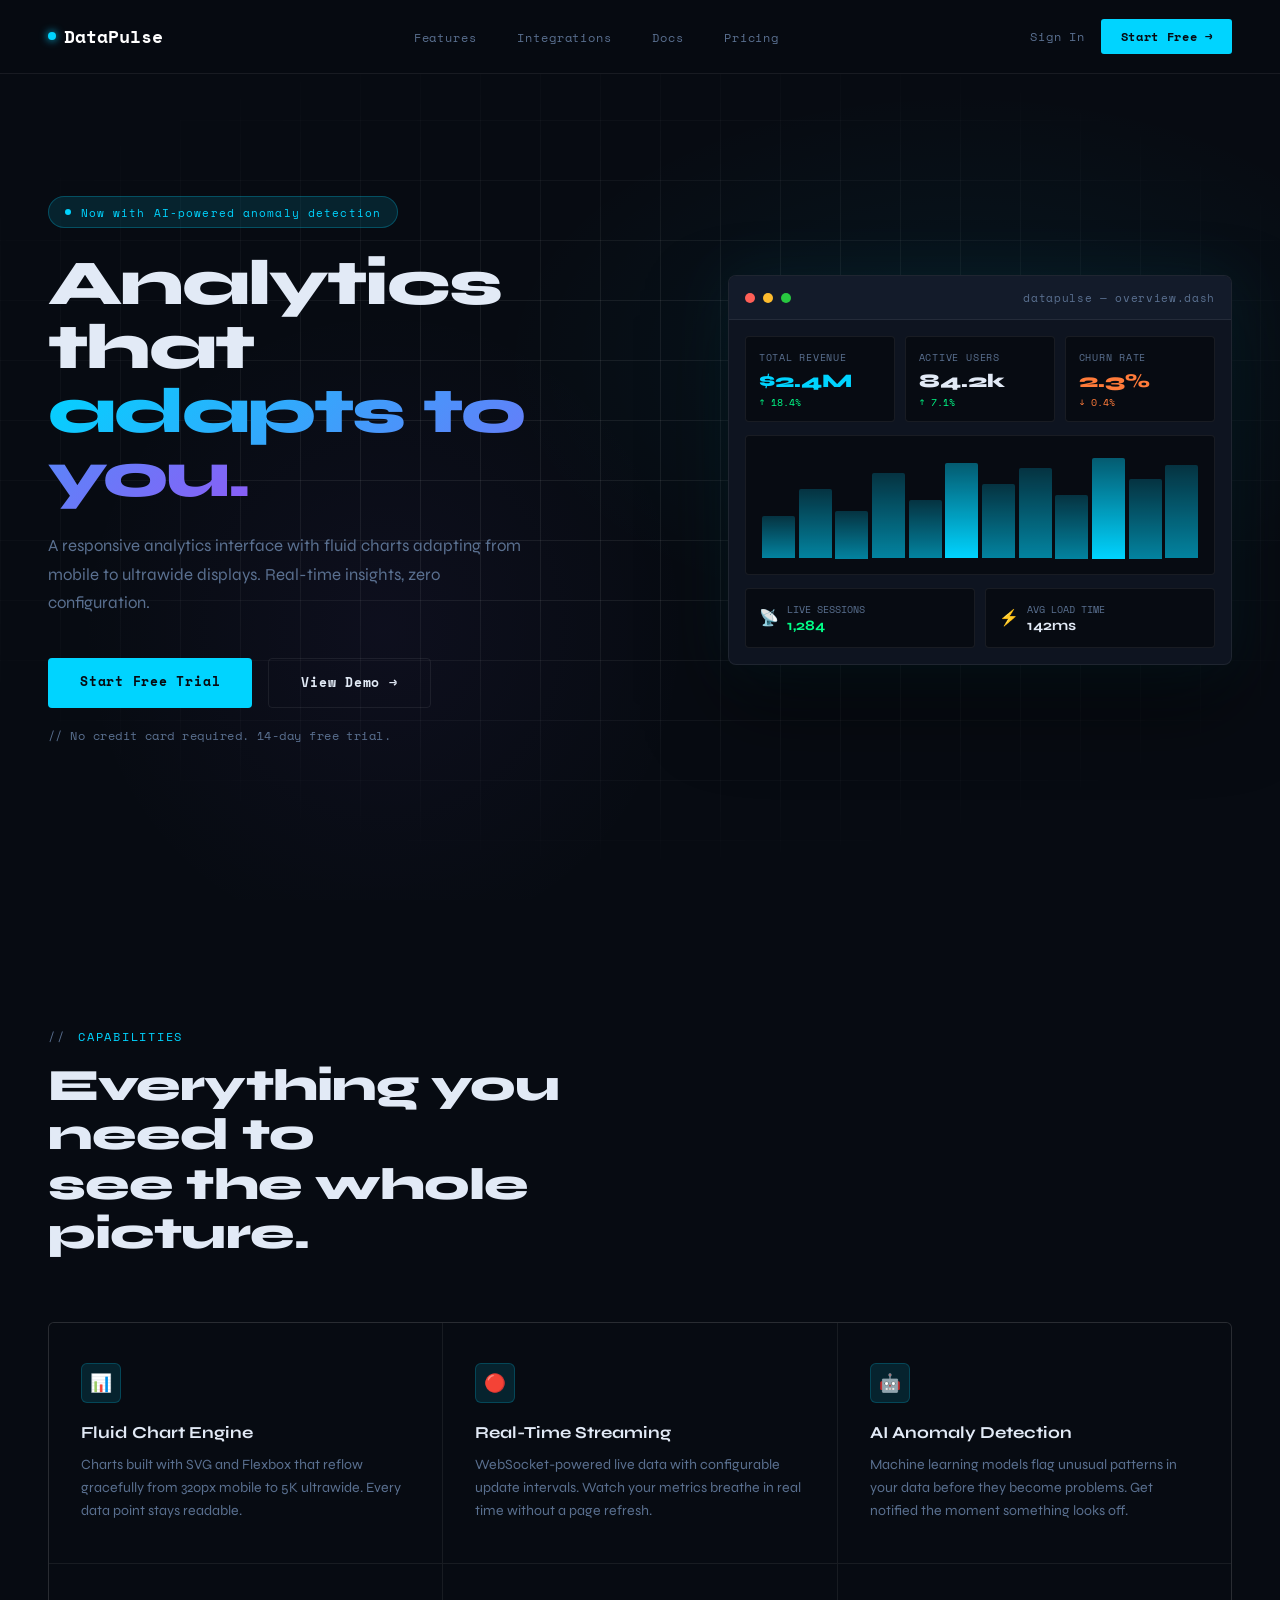
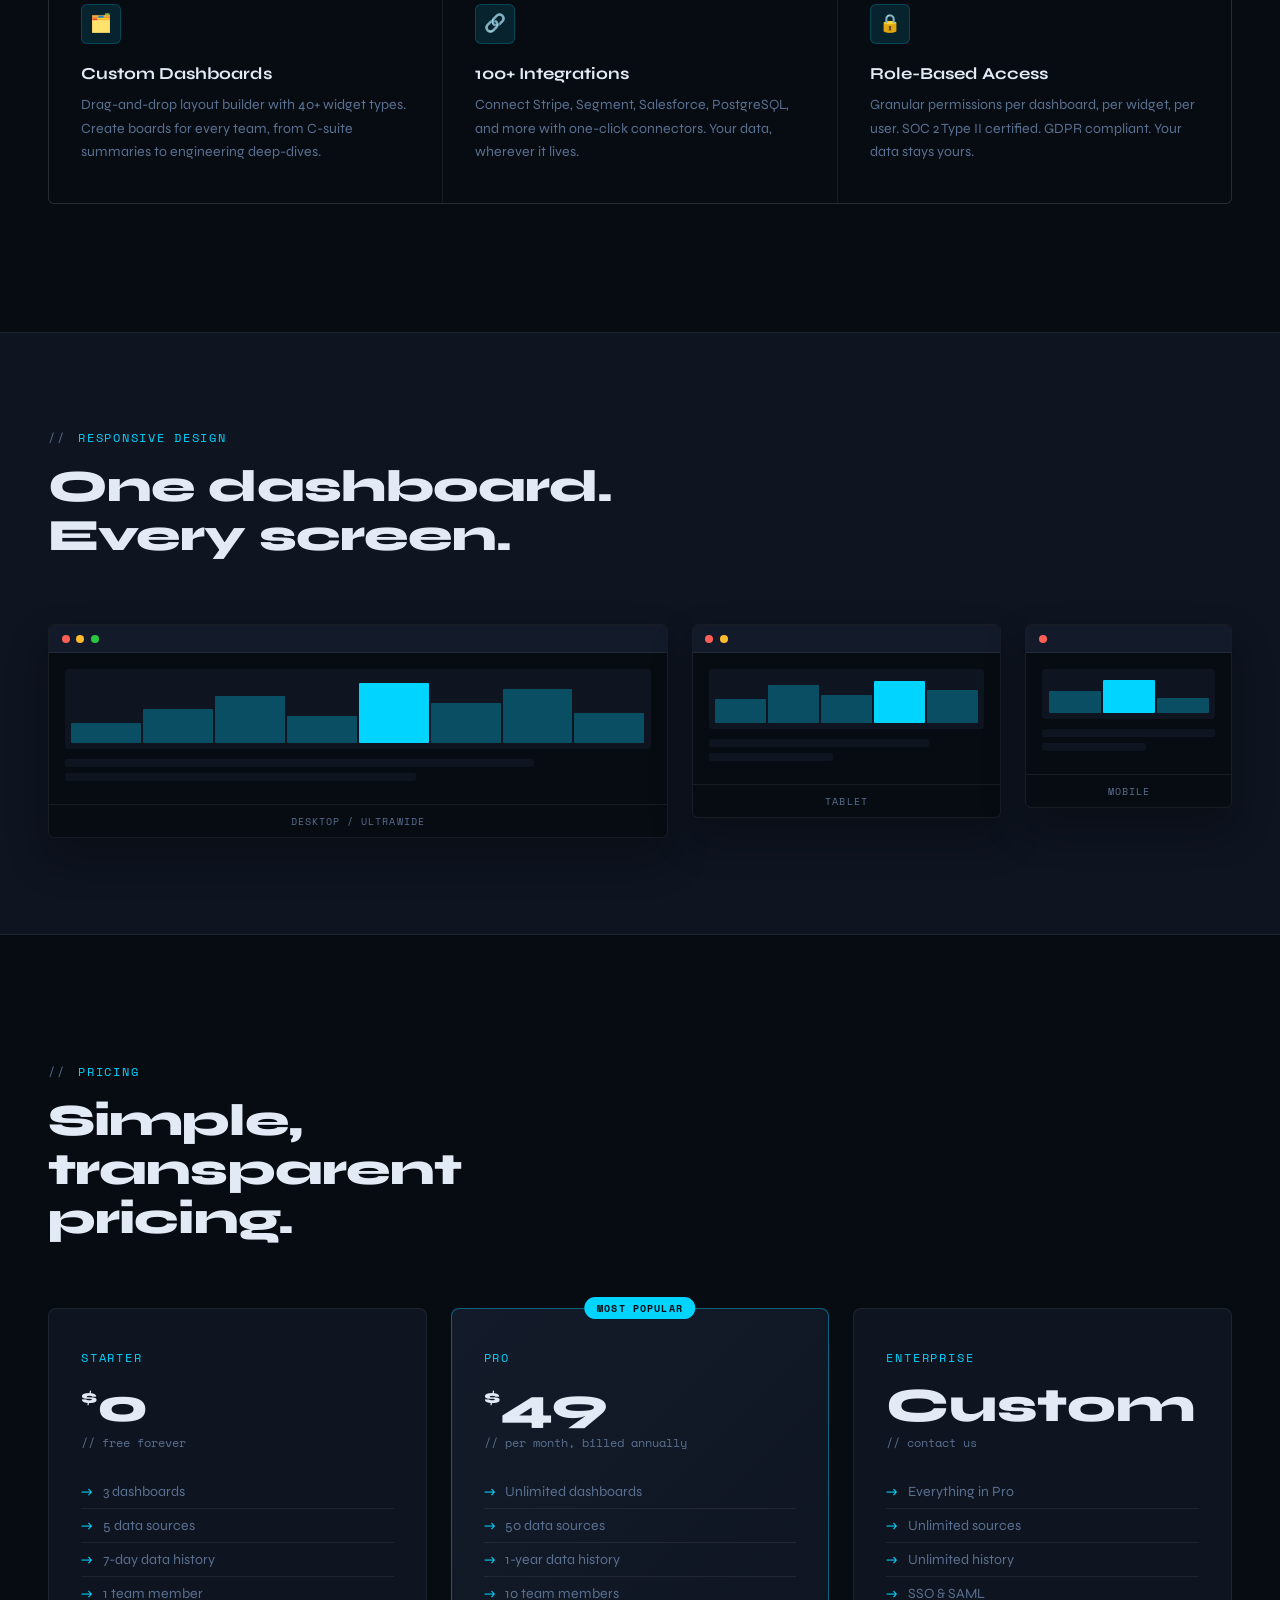
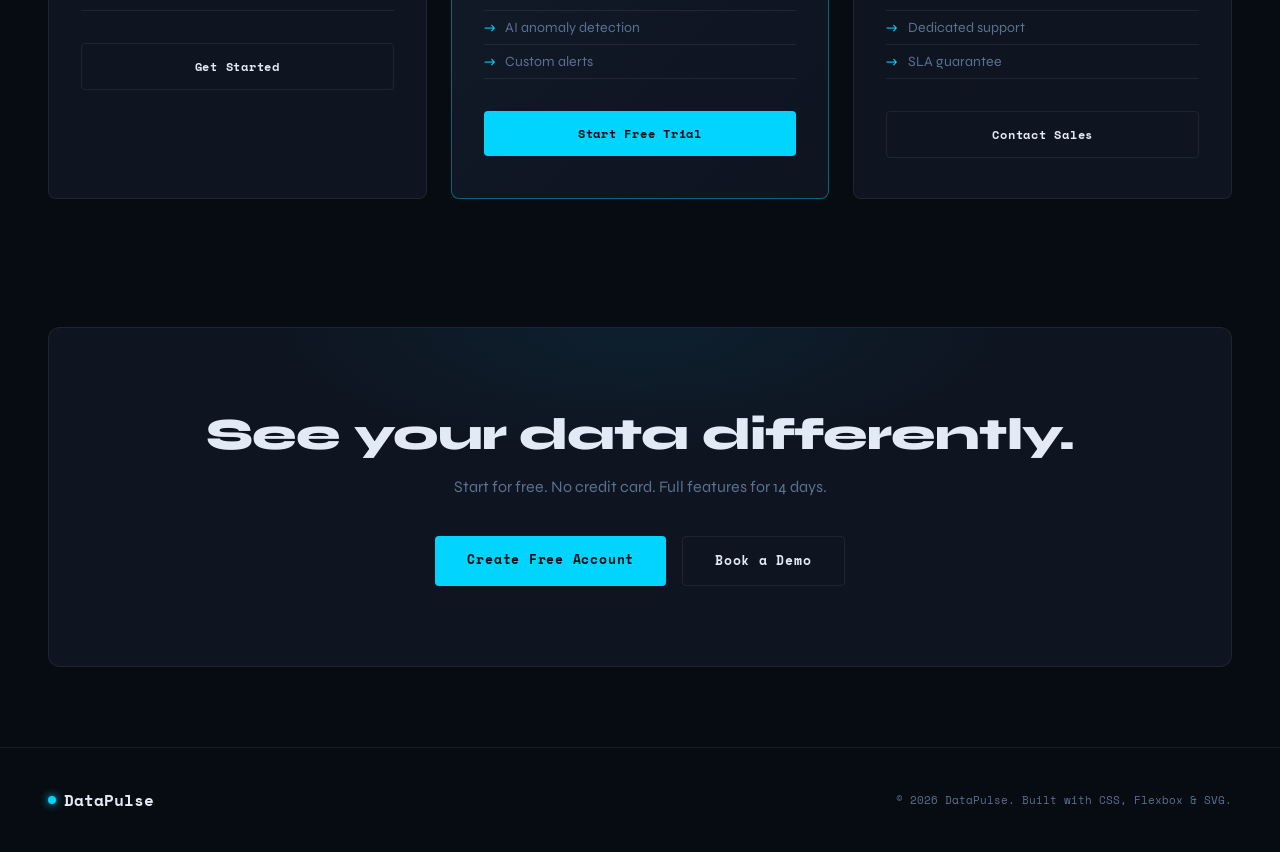
<file: projects/datapulse.html>
<!DOCTYPE html>
<html lang="en">
<head>
<meta charset="UTF-8">
<meta name="viewport" content="width=device-width, initial-scale=1.0">
<title>DataPulse — Analytics Dashboard</title>
<link rel="preconnect" href="https://fonts.googleapis.com">
<link href="https://fonts.googleapis.com/css2?family=Space+Mono:ital,wght@0,400;0,700;1,400&family=Syne:wght@400;700;800&display=swap" rel="stylesheet">
<style>
  :root {
    --bg: #070b12;
    --surface: #0e1420;
    --surface2: #131b2a;
    --border: rgba(255,255,255,0.07);
    --text: #e2eaf6;
    --muted: #5a7090;
    --cyan: #00d4ff;
    --cyan-dim: rgba(0,212,255,0.12);
    --green: #00ff88;
    --green-dim: rgba(0,255,136,0.1);
    --orange: #ff7b3a;
    --purple: #8b5cf6;
    --white: #ffffff;
  }

  *, *::before, *::after { box-sizing: border-box; margin: 0; padding: 0; }
  html { scroll-behavior: smooth; }
  body {
    font-family: 'Syne', sans-serif;
    background: var(--bg); color: var(--text);
    overflow-x: hidden;
  }

  /* ── NAV ── */
  nav {
    position: fixed; top: 0; left: 0; right: 0; z-index: 100;
    display: flex; align-items: center; justify-content: space-between;
    padding: 1.2rem 3rem;
    background: rgba(7,11,18,0.8);
    backdrop-filter: blur(20px);
    border-bottom: 1px solid var(--border);
  }
  .nav-logo {
    font-family: 'Space Mono', monospace;
    font-size: 1.1rem; font-weight: 700;
    color: var(--white);
    display: flex; align-items: center; gap: 0.5rem;
  }
  .logo-dot {
    width: 8px; height: 8px; border-radius: 50%;
    background: var(--cyan);
    box-shadow: 0 0 8px var(--cyan);
    animation: pulse 2s infinite;
  }
  @keyframes pulse {
    0%, 100% { box-shadow: 0 0 8px var(--cyan); opacity: 1; }
    50% { box-shadow: 0 0 16px var(--cyan), 0 0 32px rgba(0,212,255,0.3); opacity: 0.8; }
  }
  .nav-links { display: flex; gap: 2.5rem; list-style: none; }
  .nav-links a {
    font-family: 'Space Mono', monospace;
    font-size: 0.72rem; color: var(--muted);
    text-decoration: none; letter-spacing: 0.08em;
    transition: color 0.2s;
  }
  .nav-links a:hover { color: var(--cyan); }
  .nav-right { display: flex; gap: 1rem; align-items: center; }
  .nav-login {
    font-family: 'Space Mono', monospace;
    font-size: 0.72rem; color: var(--muted); text-decoration: none;
    letter-spacing: 0.08em; transition: color 0.2s;
  }
  .nav-login:hover { color: var(--text); }
  .nav-cta {
    background: var(--cyan); color: var(--bg);
    padding: 0.55rem 1.2rem; border-radius: 3px;
    font-family: 'Space Mono', monospace;
    font-size: 0.72rem; font-weight: 700; letter-spacing: 0.06em;
    text-decoration: none; transition: box-shadow 0.2s;
  }
  .nav-cta:hover { box-shadow: 0 0 20px rgba(0,212,255,0.4); }

  /* ── HERO ── */
  .hero {
    min-height: 100vh;
    padding: 120px 3rem 5rem;
    position: relative; overflow: hidden;
    display: flex; align-items: center;
  }
  /* Background elements */
  .hero-bg {
    position: absolute; inset: 0; pointer-events: none;
  }
  .hero-bg::before {
    content: '';
    position: absolute; inset: 0;
    background:
      radial-gradient(ellipse 60% 50% at 75% 40%, rgba(0,212,255,0.06) 0%, transparent 60%),
      radial-gradient(ellipse 40% 60% at 30% 70%, rgba(139,92,246,0.05) 0%, transparent 60%);
  }
  .grid-lines {
    position: absolute; inset: 0;
    background-image:
      linear-gradient(var(--border) 1px, transparent 1px),
      linear-gradient(90deg, var(--border) 1px, transparent 1px);
    background-size: 60px 60px;
    mask-image: radial-gradient(ellipse 80% 60% at 50% 50%, black 30%, transparent 80%);
  }

  .hero-inner {
    position: relative; z-index: 2;
    display: grid; grid-template-columns: 1.1fr 0.9fr;
    gap: 4rem; align-items: center; width: 100%; max-width: 1300px; margin: 0 auto;
  }
  .hero-badge {
    display: inline-flex; align-items: center; gap: 0.6rem;
    background: var(--cyan-dim);
    border: 1px solid rgba(0,212,255,0.25);
    border-radius: 100px; padding: 0.4rem 1rem;
    font-family: 'Space Mono', monospace;
    font-size: 0.7rem; color: var(--cyan); letter-spacing: 0.1em;
    margin-bottom: 1.5rem;
  }
  .badge-dot { width: 6px; height: 6px; border-radius: 50%; background: var(--cyan); animation: pulse 2s infinite; }
  .hero-title {
    font-size: clamp(3rem, 5vw, 5.5rem);
    font-weight: 800; line-height: 1.0;
    letter-spacing: -0.03em; margin-bottom: 1.5rem;
  }
  .hero-title .grad {
    background: linear-gradient(135deg, var(--cyan) 0%, var(--purple) 100%);
    -webkit-background-clip: text; -webkit-text-fill-color: transparent;
    background-clip: text;
  }
  .hero-sub {
    font-size: 1.05rem; line-height: 1.7; color: var(--muted);
    max-width: 480px; margin-bottom: 2.5rem;
    font-weight: 400;
  }
  .hero-actions { display: flex; gap: 1rem; flex-wrap: wrap; }
  .btn-cyan {
    background: var(--cyan); color: var(--bg);
    padding: 0.9rem 2rem; border-radius: 4px;
    font-family: 'Space Mono', monospace;
    font-size: 0.8rem; font-weight: 700; letter-spacing: 0.06em;
    text-decoration: none; transition: box-shadow 0.2s, transform 0.15s;
    display: inline-block;
  }
  .btn-cyan:hover { box-shadow: 0 0 30px rgba(0,212,255,0.35); transform: translateY(-1px); }
  .btn-ghost {
    background: transparent; color: var(--text);
    padding: 0.9rem 2rem; border-radius: 4px;
    border: 1px solid var(--border);
    font-family: 'Space Mono', monospace;
    font-size: 0.8rem; font-weight: 700; letter-spacing: 0.06em;
    text-decoration: none; transition: border-color 0.2s, color 0.2s;
    display: inline-block;
  }
  .btn-ghost:hover { border-color: var(--cyan); color: var(--cyan); }
  .hero-note {
    font-family: 'Space Mono', monospace;
    font-size: 0.72rem; color: var(--muted);
    margin-top: 1.2rem; letter-spacing: 0.04em;
  }

  /* Dashboard preview */
  .dashboard-preview {
    background: var(--surface);
    border: 1px solid var(--border);
    border-radius: 8px; overflow: hidden;
    box-shadow:
      0 0 60px rgba(0,212,255,0.07),
      0 40px 80px rgba(0,0,0,0.5);
    animation: floatUp 0.8s ease forwards; opacity: 0;
  }
  @keyframes floatUp {
    from { opacity: 0; transform: translateY(20px); }
    to { opacity: 1; transform: none; }
  }
  .db-header {
    display: flex; align-items: center; gap: 0.5rem;
    padding: 0.8rem 1rem;
    background: var(--surface2);
    border-bottom: 1px solid var(--border);
  }
  .db-dot { width: 10px; height: 10px; border-radius: 50%; }
  .db-title {
    font-family: 'Space Mono', monospace;
    font-size: 0.7rem; color: var(--muted); margin-left: auto;
    letter-spacing: 0.06em;
  }
  .db-body { padding: 1rem; display: flex; flex-direction: column; gap: 0.8rem; }
  .db-kpis { display: grid; grid-template-columns: repeat(3,1fr); gap: 0.6rem; }
  .kpi {
    background: var(--bg); border: 1px solid var(--border);
    border-radius: 4px; padding: 0.8rem;
  }
  .kpi-label { font-family: 'Space Mono', monospace; font-size: 0.6rem; color: var(--muted); letter-spacing: 0.08em; margin-bottom: 0.3rem; }
  .kpi-val { font-size: 1.2rem; font-weight: 800; }
  .kpi-delta { font-family: 'Space Mono', monospace; font-size: 0.6rem; margin-top: 0.2rem; }
  .up { color: var(--green); } .down { color: var(--orange); }
  .db-chart-area {
    background: var(--bg); border: 1px solid var(--border);
    border-radius: 4px; padding: 1rem; height: 140px;
    display: flex; align-items: flex-end; gap: 4px;
    position: relative; overflow: hidden;
  }
  .chart-line {
    position: absolute; inset: 0; padding: 0.5rem;
  }
  .bar {
    flex: 1; border-radius: 2px 2px 0 0;
    background: linear-gradient(to top, rgba(0,212,255,0.6), rgba(0,212,255,0.2));
    min-width: 0;
    animation: growBar 1s ease forwards;
    transform-origin: bottom;
  }
  @keyframes growBar { from { transform: scaleY(0); } to { transform: scaleY(1); } }
  .bar:nth-child(1) { height: 40%; animation-delay: 0.1s; }
  .bar:nth-child(2) { height: 65%; animation-delay: 0.15s; }
  .bar:nth-child(3) { height: 45%; animation-delay: 0.2s; }
  .bar:nth-child(4) { height: 80%; animation-delay: 0.25s; }
  .bar:nth-child(5) { height: 55%; animation-delay: 0.3s; }
  .bar:nth-child(6) { height: 90%; animation-delay: 0.35s; background: linear-gradient(to top, var(--cyan), rgba(0,212,255,0.4)); }
  .bar:nth-child(7) { height: 70%; animation-delay: 0.4s; }
  .bar:nth-child(8) { height: 85%; animation-delay: 0.45s; }
  .bar:nth-child(9) { height: 60%; animation-delay: 0.5s; }
  .bar:nth-child(10) { height: 95%; animation-delay: 0.55s; background: linear-gradient(to top, var(--cyan), rgba(0,212,255,0.4)); }
  .bar:nth-child(11) { height: 75%; animation-delay: 0.6s; }
  .bar:nth-child(12) { height: 88%; animation-delay: 0.65s; }
  .db-row2 { display: grid; grid-template-columns: 1fr 1fr; gap: 0.6rem; }
  .mini-stat {
    background: var(--bg); border: 1px solid var(--border);
    border-radius: 4px; padding: 0.8rem;
    display: flex; align-items: center; gap: 0.5rem;
  }
  .mini-icon { font-size: 1rem; }
  .mini-label { font-family: 'Space Mono', monospace; font-size: 0.62rem; color: var(--muted); }
  .mini-val { font-size: 0.9rem; font-weight: 700; }

  /* ── FEATURES ── */
  .features {
    padding: 8rem 3rem;
    position: relative;
    max-width: 1300px; margin: 0 auto;
  }
  .section-eyebrow {
    font-family: 'Space Mono', monospace;
    font-size: 0.72rem; color: var(--cyan); letter-spacing: 0.15em;
    text-transform: uppercase; margin-bottom: 1rem;
    display: flex; align-items: center; gap: 0.8rem;
  }
  .section-eyebrow::before { content: '//'; color: var(--muted); }
  .section-title {
    font-size: clamp(2.2rem, 3.5vw, 3.5rem);
    font-weight: 800; line-height: 1.1;
    letter-spacing: -0.02em; max-width: 600px;
    margin-bottom: 4rem;
  }
  .feats-grid {
    display: grid; grid-template-columns: repeat(3,1fr);
    gap: 1px; background: var(--border);
    border: 1px solid var(--border); border-radius: 6px;
    overflow: hidden;
  }
  .feat {
    background: var(--bg); padding: 2.5rem 2rem;
    position: relative; overflow: hidden;
    transition: background 0.3s;
  }
  .feat::before {
    content: ''; position: absolute; inset: 0;
    background: radial-gradient(ellipse 80% 60% at 50% 0%, rgba(0,212,255,0.04) 0%, transparent 70%);
    opacity: 0; transition: opacity 0.3s;
  }
  .feat:hover { background: var(--surface); }
  .feat:hover::before { opacity: 1; }
  .feat-icon {
    width: 40px; height: 40px; border-radius: 6px;
    background: var(--cyan-dim); border: 1px solid rgba(0,212,255,0.2);
    display: flex; align-items: center; justify-content: center;
    font-size: 1.1rem; margin-bottom: 1.2rem;
  }
  .feat-title { font-size: 1.05rem; font-weight: 700; margin-bottom: 0.6rem; }
  .feat-desc { font-size: 0.88rem; line-height: 1.65; color: var(--muted); font-weight: 400; }

  /* ── DEMO ── */
  .demo-section {
    padding: 6rem 3rem;
    background: var(--surface);
    border-top: 1px solid var(--border);
    border-bottom: 1px solid var(--border);
  }
  .demo-inner { max-width: 1300px; margin: 0 auto; }
  .responsive-strip {
    display: grid; grid-template-columns: 3fr 1.5fr 1fr;
    gap: 1.5rem; align-items: start; margin-top: 3rem;
  }
  .screen {
    background: var(--bg); border: 1px solid var(--border);
    border-radius: 6px; overflow: hidden;
    box-shadow: 0 20px 40px rgba(0,0,0,0.3);
  }
  .screen-bar {
    height: 28px; background: var(--surface2); border-bottom: 1px solid var(--border);
    display: flex; align-items: center; padding: 0 0.8rem; gap: 0.4rem;
  }
  .screen-bar-dot { width: 8px; height: 8px; border-radius: 50%; }
  .screen-content { padding: 1rem; }
  .screen-label {
    font-family: 'Space Mono', monospace; font-size: 0.65rem;
    color: var(--muted); letter-spacing: 0.1em;
    text-align: center; padding: 0.5rem; border-top: 1px solid var(--border);
    text-transform: uppercase;
  }
  .placeholder-chart {
    height: 80px; background: var(--surface);
    border-radius: 3px; margin-bottom: 0.6rem;
    display: flex; align-items: flex-end;
    gap: 2px; padding: 0.4rem;
    overflow: hidden;
  }
  .pb { flex: 1; border-radius: 1px; background: rgba(0,212,255,0.3); }
  .pb-h10 { height: 10%; } .pb-h30 { height: 30%; } .pb-h50 { height: 50%; }
  .pb-h70 { height: 70%; } .pb-h90 { height: 90%; } .pb-h60 { height: 60%; }
  .pb-h80 { height: 80%; } .pb-h40 { height: 40%; }
  .highlight { background: var(--cyan) !important; }
  .placeholder-row {
    height: 8px; background: var(--surface); border-radius: 2px;
    margin-bottom: 0.4rem;
  }
  .placeholder-row.w60 { width: 60%; }
  .placeholder-row.w80 { width: 80%; }
  .placeholder-row.w45 { width: 45%; }

  /* ── PRICING ── */
  .pricing {
    padding: 8rem 3rem;
    max-width: 1300px; margin: 0 auto;
  }
  .plans { display: grid; grid-template-columns: repeat(3,1fr); gap: 1.5rem; margin-top: 3rem; }
  .plan {
    background: var(--surface); border: 1px solid var(--border);
    border-radius: 8px; padding: 2.5rem 2rem;
    position: relative; transition: border-color 0.3s;
  }
  .plan:hover { border-color: rgba(0,212,255,0.3); }
  .plan.featured {
    border-color: rgba(0,212,255,0.4);
    background: linear-gradient(135deg, var(--surface2), var(--surface));
  }
  .plan.featured::before {
    content: 'MOST POPULAR';
    position: absolute; top: -12px; left: 50%; transform: translateX(-50%);
    background: var(--cyan); color: var(--bg);
    font-family: 'Space Mono', monospace;
    font-size: 0.6rem; font-weight: 700; letter-spacing: 0.12em;
    padding: 0.25rem 0.8rem; border-radius: 100px;
  }
  .plan-name {
    font-family: 'Space Mono', monospace;
    font-size: 0.75rem; letter-spacing: 0.15em; text-transform: uppercase;
    color: var(--cyan); margin-bottom: 1rem;
  }
  .plan-price {
    font-size: 3rem; font-weight: 800; line-height: 1;
    margin-bottom: 0.3rem;
  }
  .plan-price sup { font-size: 1.2rem; vertical-align: super; }
  .plan-period { font-family: 'Space Mono', monospace; font-size: 0.72rem; color: var(--muted); margin-bottom: 1.5rem; }
  .plan-features { list-style: none; margin-bottom: 2rem; }
  .plan-features li {
    font-size: 0.88rem; color: var(--muted); padding: 0.5rem 0;
    border-bottom: 1px solid var(--border);
    display: flex; align-items: center; gap: 0.6rem;
    font-weight: 400;
  }
  .plan-features li::before { content: '→'; color: var(--cyan); flex-shrink: 0; }
  .plan-btn {
    display: block; text-align: center;
    padding: 0.8rem; border-radius: 4px;
    font-family: 'Space Mono', monospace;
    font-size: 0.78rem; font-weight: 700; letter-spacing: 0.06em;
    text-decoration: none; transition: all 0.2s;
  }
  .plan-btn-outline {
    border: 1px solid var(--border); color: var(--text);
  }
  .plan-btn-outline:hover { border-color: var(--cyan); color: var(--cyan); }
  .plan-btn-fill {
    background: var(--cyan); color: var(--bg);
  }
  .plan-btn-fill:hover { box-shadow: 0 0 20px rgba(0,212,255,0.3); }

  /* ── CTA ── */
  .cta {
    margin: 0 3rem 5rem;
    background: var(--surface);
    border: 1px solid var(--border);
    border-radius: 12px; padding: 5rem;
    text-align: center; position: relative; overflow: hidden;
  }
  .cta::before {
    content: '';
    position: absolute; inset: 0;
    background: radial-gradient(ellipse 50% 60% at 50% 0%, rgba(0,212,255,0.06) 0%, transparent 70%);
  }
  .cta * { position: relative; z-index: 1; }
  .cta-title {
    font-size: clamp(2rem, 3.5vw, 3.5rem);
    font-weight: 800; letter-spacing: -0.02em; margin-bottom: 1rem;
  }
  .cta-sub { font-size: 1rem; color: var(--muted); margin-bottom: 2.5rem; font-weight: 400; }
  .cta-btns { display: flex; justify-content: center; gap: 1rem; flex-wrap: wrap; }

  /* ── FOOTER ── */
  footer {
    border-top: 1px solid var(--border);
    padding: 2.5rem 3rem;
    display: flex; align-items: center; justify-content: space-between;
  }
  .footer-logo {
    font-family: 'Space Mono', monospace;
    font-size: 1rem; font-weight: 700;
    display: flex; align-items: center; gap: 0.5rem;
  }
  footer p { font-family: 'Space Mono', monospace; font-size: 0.7rem; color: var(--muted); }

  /* ── REVEAL ── */
  .reveal { opacity: 0; transform: translateY(20px); transition: opacity 0.6s ease, transform 0.6s ease; }
  .reveal.visible { opacity: 1; transform: none; }

  @media (max-width: 900px) {
    .hero-inner { grid-template-columns: 1fr; }
    .dashboard-preview { margin-top: 2rem; }
    .feats-grid, .plans, .responsive-strip { grid-template-columns: 1fr; }
    nav { padding: 1rem 1.5rem; }
    .nav-links { display: none; }
    .hero, .features, .demo-section, .pricing, .cta { padding-left: 1.5rem; padding-right: 1.5rem; }
    .cta { margin: 0 1.5rem 3rem; padding: 3rem 1.5rem; }
  }
</style>
</head>
<body>

<!-- NAV -->
<nav>
  <div class="nav-logo"><div class="logo-dot"></div>DataPulse</div>
  <ul class="nav-links">
    <li><a href="#">Features</a></li>
    <li><a href="#">Integrations</a></li>
    <li><a href="#">Docs</a></li>
    <li><a href="#">Pricing</a></li>
  </ul>
  <div class="nav-right">
    <a href="#" class="nav-login">Sign In</a>
    <a href="#" class="nav-cta">Start Free →</a>
  </div>
</nav>

<!-- HERO -->
<section class="hero">
  <div class="hero-bg">
    <div class="grid-lines"></div>
  </div>
  <div class="hero-inner">
    <div class="hero-left">
      <div class="hero-badge"><div class="badge-dot"></div>Now with AI-powered anomaly detection</div>
      <h1 class="hero-title">
        Analytics that<br><span class="grad">adapts to you.</span>
      </h1>
      <p class="hero-sub">
        A responsive analytics interface with fluid charts adapting from mobile to ultrawide displays. Real-time insights, zero configuration.
      </p>
      <div class="hero-actions">
        <a href="#" class="btn-cyan">Start Free Trial</a>
        <a href="#" class="btn-ghost">View Demo →</a>
      </div>
      <p class="hero-note">// No credit card required. 14-day free trial.</p>
    </div>

    <div class="dashboard-preview">
      <div class="db-header">
        <div class="db-dot" style="background:#ff5f57"></div>
        <div class="db-dot" style="background:#febc2e"></div>
        <div class="db-dot" style="background:#28c840"></div>
        <div class="db-title">datapulse — overview.dash</div>
      </div>
      <div class="db-body">
        <div class="db-kpis">
          <div class="kpi">
            <div class="kpi-label">TOTAL REVENUE</div>
            <div class="kpi-val" style="color:var(--cyan)">$2.4M</div>
            <div class="kpi-delta up">↑ 18.4%</div>
          </div>
          <div class="kpi">
            <div class="kpi-label">ACTIVE USERS</div>
            <div class="kpi-val">84.2k</div>
            <div class="kpi-delta up">↑ 7.1%</div>
          </div>
          <div class="kpi">
            <div class="kpi-label">CHURN RATE</div>
            <div class="kpi-val" style="color:var(--orange)">2.3%</div>
            <div class="kpi-delta down">↓ 0.4%</div>
          </div>
        </div>
        <div class="db-chart-area">
          <div class="bar"></div><div class="bar"></div><div class="bar"></div>
          <div class="bar"></div><div class="bar"></div><div class="bar"></div>
          <div class="bar"></div><div class="bar"></div><div class="bar"></div>
          <div class="bar"></div><div class="bar"></div><div class="bar"></div>
        </div>
        <div class="db-row2">
          <div class="mini-stat">
            <div class="mini-icon">📡</div>
            <div>
              <div class="mini-label">LIVE SESSIONS</div>
              <div class="mini-val" style="color:var(--green)">1,284</div>
            </div>
          </div>
          <div class="mini-stat">
            <div class="mini-icon">⚡</div>
            <div>
              <div class="mini-label">AVG LOAD TIME</div>
              <div class="mini-val">142ms</div>
            </div>
          </div>
        </div>
      </div>
    </div>
  </div>
</section>

<!-- FEATURES -->
<section class="features">
  <div class="section-eyebrow">Capabilities</div>
  <h2 class="section-title reveal">Everything you need to<br>see the whole picture.</h2>
  <div class="feats-grid">
    <div class="feat reveal">
      <div class="feat-icon">📊</div>
      <div class="feat-title">Fluid Chart Engine</div>
      <p class="feat-desc">Charts built with SVG and Flexbox that reflow gracefully from 320px mobile to 5K ultrawide. Every data point stays readable.</p>
    </div>
    <div class="feat reveal">
      <div class="feat-icon">🔴</div>
      <div class="feat-title">Real-Time Streaming</div>
      <p class="feat-desc">WebSocket-powered live data with configurable update intervals. Watch your metrics breathe in real time without a page refresh.</p>
    </div>
    <div class="feat reveal">
      <div class="feat-icon">🤖</div>
      <div class="feat-title">AI Anomaly Detection</div>
      <p class="feat-desc">Machine learning models flag unusual patterns in your data before they become problems. Get notified the moment something looks off.</p>
    </div>
    <div class="feat reveal">
      <div class="feat-icon">🗂️</div>
      <div class="feat-title">Custom Dashboards</div>
      <p class="feat-desc">Drag-and-drop layout builder with 40+ widget types. Create boards for every team, from C-suite summaries to engineering deep-dives.</p>
    </div>
    <div class="feat reveal">
      <div class="feat-icon">🔗</div>
      <div class="feat-title">100+ Integrations</div>
      <p class="feat-desc">Connect Stripe, Segment, Salesforce, PostgreSQL, and more with one-click connectors. Your data, wherever it lives.</p>
    </div>
    <div class="feat reveal">
      <div class="feat-icon">🔒</div>
      <div class="feat-title">Role-Based Access</div>
      <p class="feat-desc">Granular permissions per dashboard, per widget, per user. SOC 2 Type II certified. GDPR compliant. Your data stays yours.</p>
    </div>
  </div>
</section>

<!-- RESPONSIVE DEMO -->
<section class="demo-section">
  <div class="demo-inner">
    <div class="section-eyebrow">Responsive Design</div>
    <h2 class="section-title reveal">One dashboard.<br>Every screen.</h2>
    <div class="responsive-strip">
      <div class="screen reveal">
        <div class="screen-bar">
          <div class="screen-bar-dot" style="background:#ff5f57"></div>
          <div class="screen-bar-dot" style="background:#febc2e"></div>
          <div class="screen-bar-dot" style="background:#28c840"></div>
        </div>
        <div class="screen-content">
          <div class="placeholder-chart">
            <div class="pb pb-h30"></div><div class="pb pb-h50"></div>
            <div class="pb pb-h70"></div><div class="pb pb-h40"></div>
            <div class="pb pb-h90 highlight"></div><div class="pb pb-h60"></div>
            <div class="pb pb-h80"></div><div class="pb pb-h45" style="height:45%"></div>
          </div>
          <div class="placeholder-row w80"></div>
          <div class="placeholder-row w60"></div>
        </div>
        <div class="screen-label">Desktop / Ultrawide</div>
      </div>
      <div class="screen reveal">
        <div class="screen-bar">
          <div class="screen-bar-dot" style="background:#ff5f57"></div>
          <div class="screen-bar-dot" style="background:#febc2e"></div>
        </div>
        <div class="screen-content">
          <div class="placeholder-chart" style="height:60px">
            <div class="pb pb-h50"></div><div class="pb pb-h80"></div>
            <div class="pb pb-h60"></div><div class="pb pb-h90 highlight"></div>
            <div class="pb pb-h70"></div>
          </div>
          <div class="placeholder-row w80"></div>
          <div class="placeholder-row w45"></div>
        </div>
        <div class="screen-label">Tablet</div>
      </div>
      <div class="screen reveal">
        <div class="screen-bar">
          <div class="screen-bar-dot" style="background:#ff5f57"></div>
        </div>
        <div class="screen-content">
          <div class="placeholder-chart" style="height:50px">
            <div class="pb pb-h60"></div><div class="pb pb-h90 highlight"></div>
            <div class="pb pb-h40"></div>
          </div>
          <div class="placeholder-row" style="width:100%"></div>
          <div class="placeholder-row w60"></div>
        </div>
        <div class="screen-label">Mobile</div>
      </div>
    </div>
  </div>
</section>

<!-- PRICING -->
<section class="pricing">
  <div class="section-eyebrow">Pricing</div>
  <h2 class="section-title reveal">Simple, transparent<br>pricing.</h2>
  <div class="plans">
    <div class="plan reveal">
      <div class="plan-name">Starter</div>
      <div class="plan-price"><sup>$</sup>0</div>
      <div class="plan-period">// free forever</div>
      <ul class="plan-features">
        <li>3 dashboards</li>
        <li>5 data sources</li>
        <li>7-day data history</li>
        <li>1 team member</li>
      </ul>
      <a href="#" class="plan-btn plan-btn-outline">Get Started</a>
    </div>
    <div class="plan featured reveal">
      <div class="plan-name">Pro</div>
      <div class="plan-price"><sup>$</sup>49</div>
      <div class="plan-period">// per month, billed annually</div>
      <ul class="plan-features">
        <li>Unlimited dashboards</li>
        <li>50 data sources</li>
        <li>1-year data history</li>
        <li>10 team members</li>
        <li>AI anomaly detection</li>
        <li>Custom alerts</li>
      </ul>
      <a href="#" class="plan-btn plan-btn-fill">Start Free Trial</a>
    </div>
    <div class="plan reveal">
      <div class="plan-name">Enterprise</div>
      <div class="plan-price">Custom</div>
      <div class="plan-period">// contact us</div>
      <ul class="plan-features">
        <li>Everything in Pro</li>
        <li>Unlimited sources</li>
        <li>Unlimited history</li>
        <li>SSO & SAML</li>
        <li>Dedicated support</li>
        <li>SLA guarantee</li>
      </ul>
      <a href="#" class="plan-btn plan-btn-outline">Contact Sales</a>
    </div>
  </div>
</section>

<!-- CTA -->
<div class="cta reveal">
  <h2 class="cta-title">See your data differently.</h2>
  <p class="cta-sub">Start for free. No credit card. Full features for 14 days.</p>
  <div class="cta-btns">
    <a href="#" class="btn-cyan">Create Free Account</a>
    <a href="#" class="btn-ghost">Book a Demo</a>
  </div>
</div>

<!-- FOOTER -->
<footer>
  <div class="footer-logo"><div class="logo-dot"></div>DataPulse</div>
  <p>© 2026 DataPulse. Built with CSS, Flexbox & SVG.</p>
</footer>

<script>
  const observer = new IntersectionObserver(
    entries => entries.forEach(e => { if(e.isIntersecting) { e.target.classList.add('visible'); observer.unobserve(e.target); } }),
    { threshold: 0.12 }
  );
  document.querySelectorAll('.reveal').forEach(el => observer.observe(el));
</script>
</body>
</html>
</file>
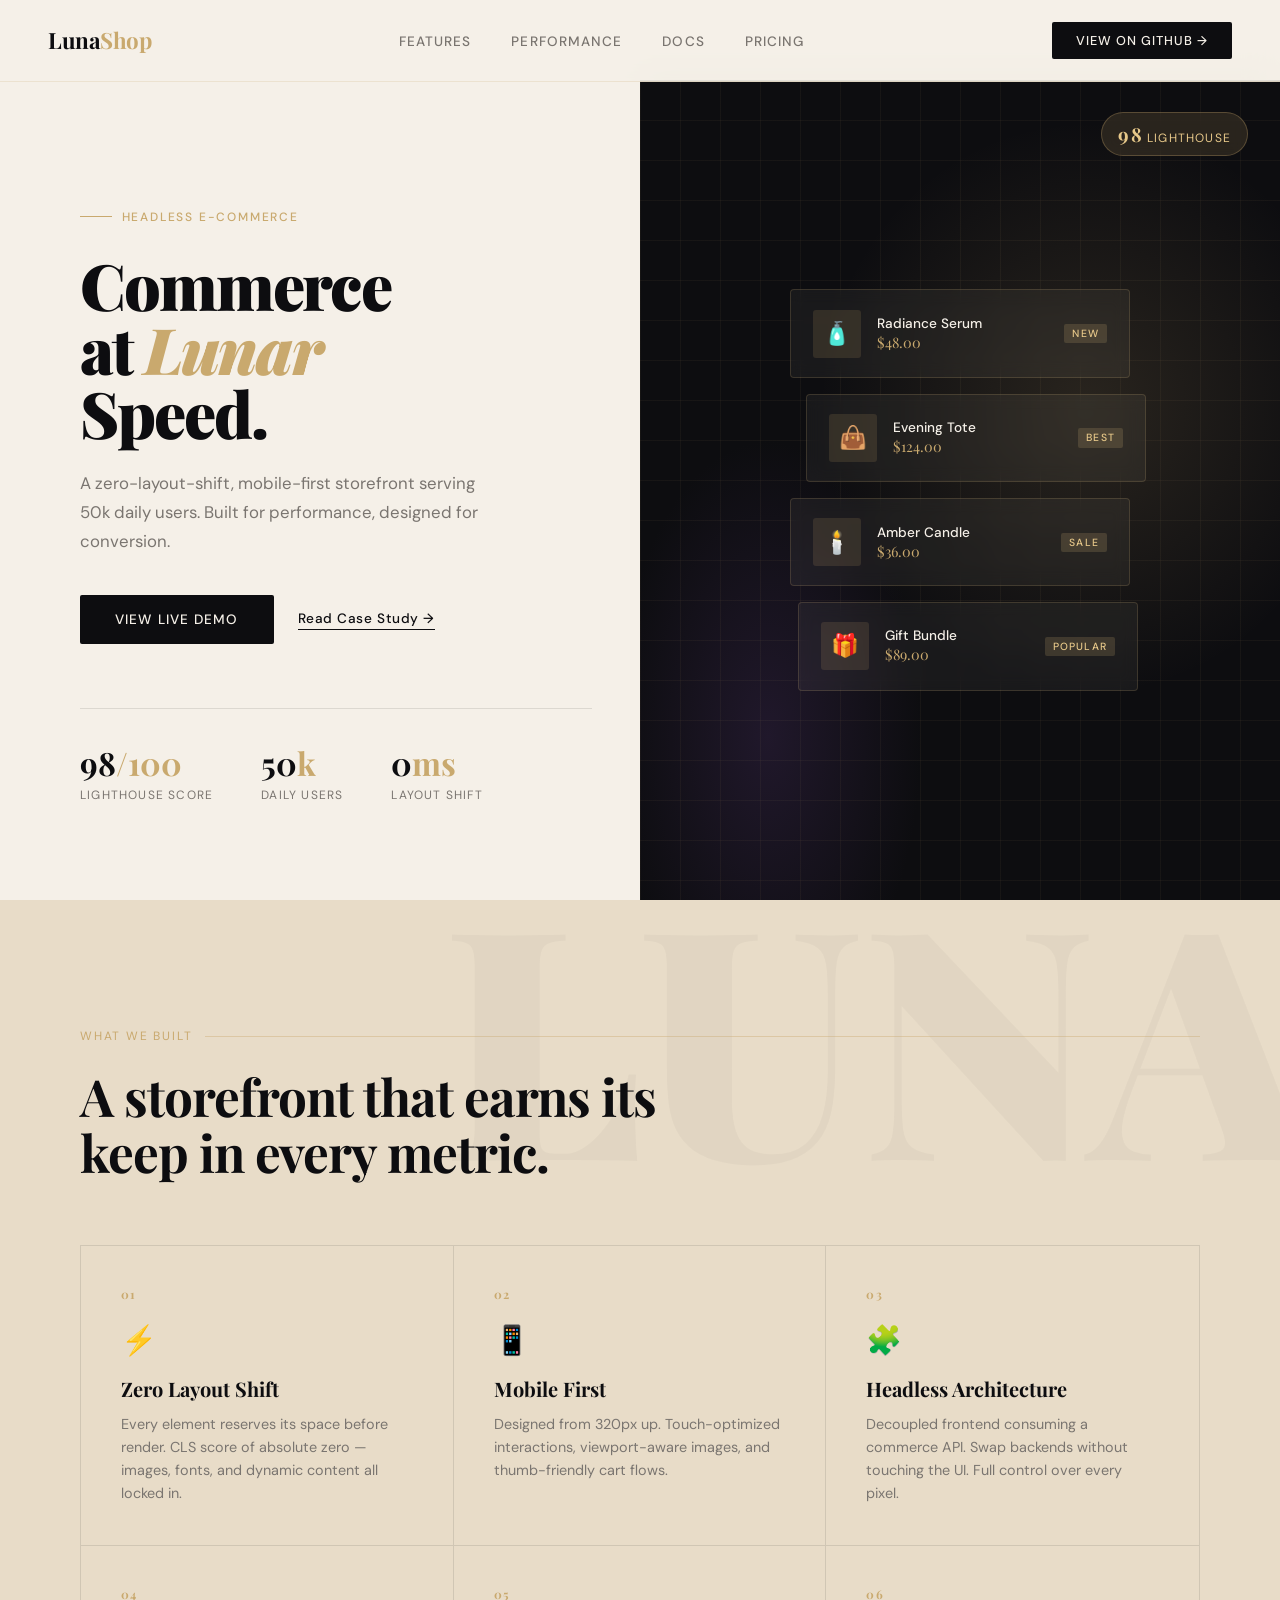
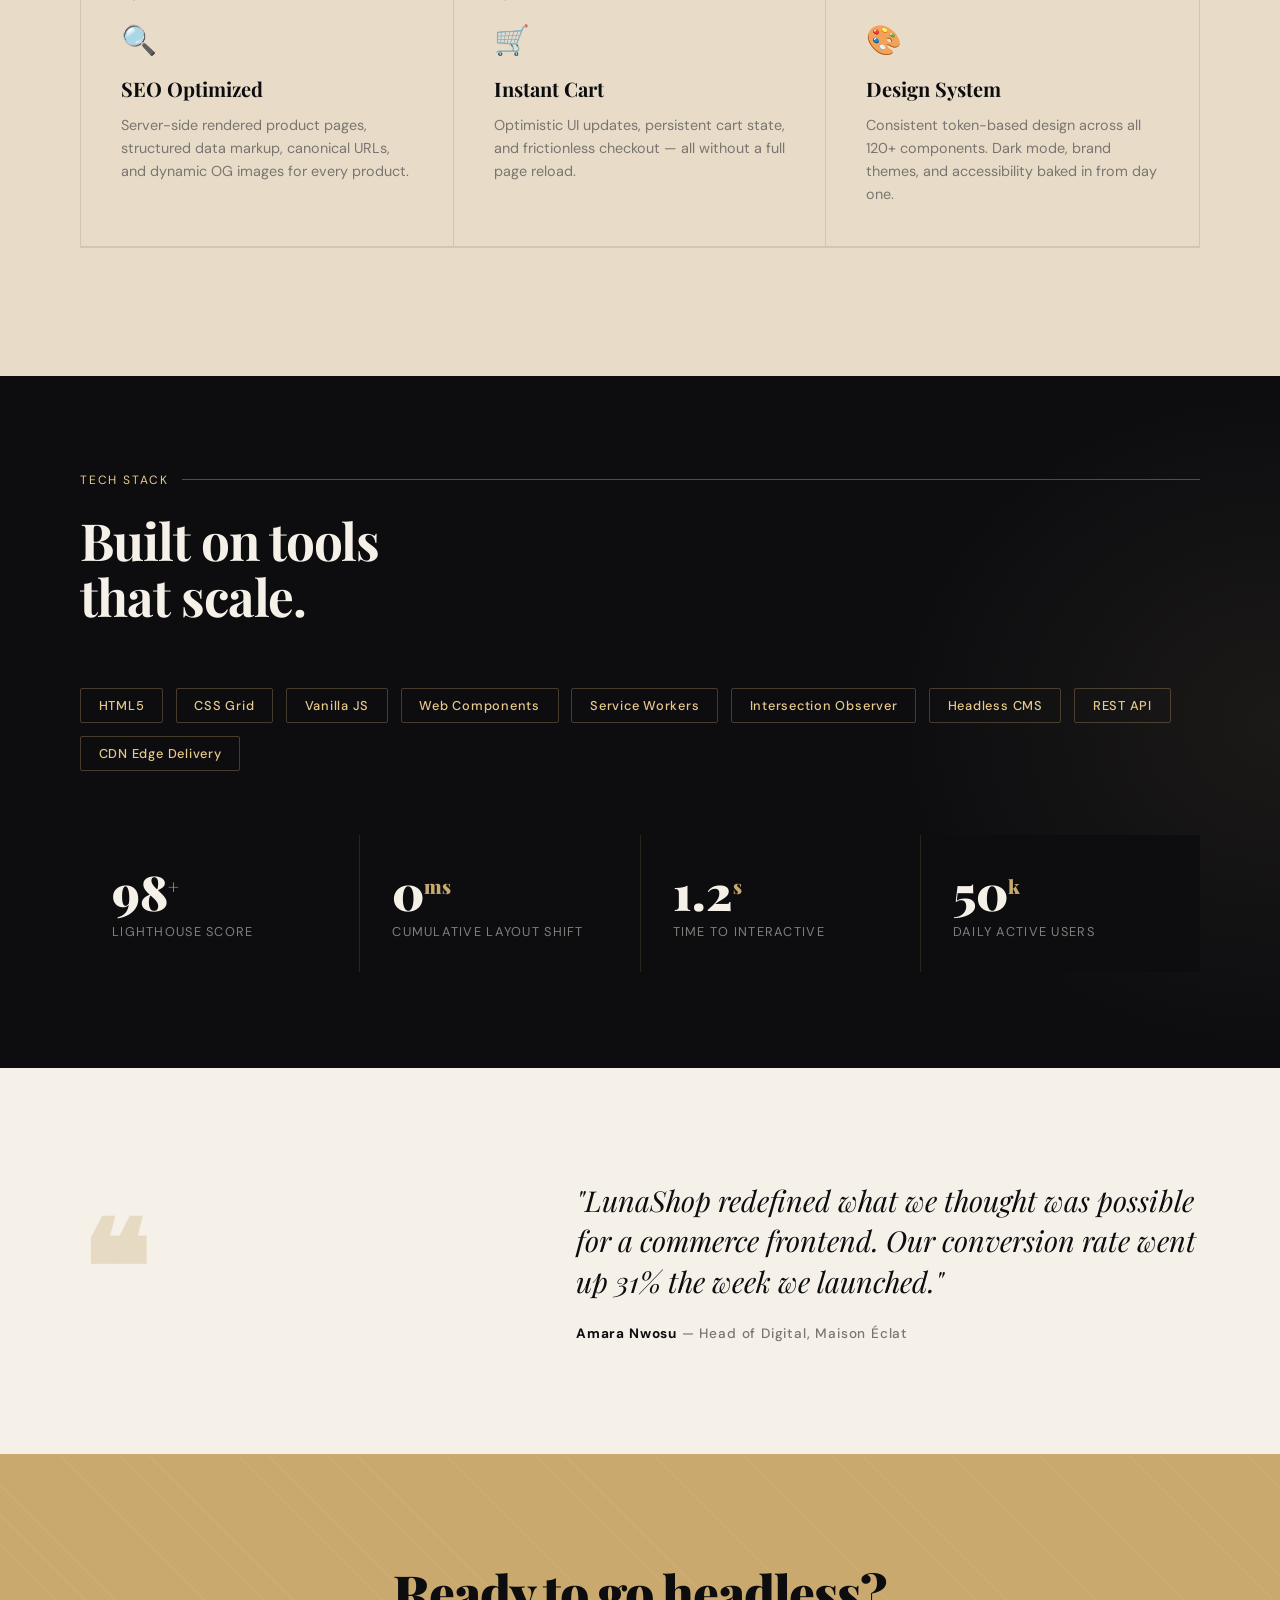
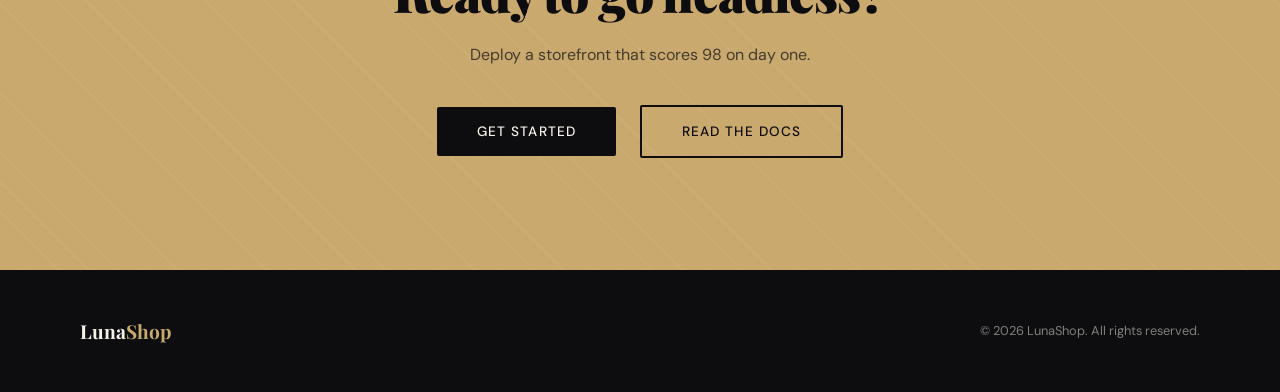
<file: projects/lunashop.html>
<!DOCTYPE html>
<html lang="en">
<head>
<meta charset="UTF-8">
<meta name="viewport" content="width=device-width, initial-scale=1.0">
<title>LunaShop — Headless Storefront</title>
<link rel="preconnect" href="https://fonts.googleapis.com">
<link href="https://fonts.googleapis.com/css2?family=Playfair+Display:ital,wght@0,400;0,700;0,900;1,400&family=DM+Sans:wght@300;400;500&display=swap" rel="stylesheet">
<style>
  :root {
    --ink: #0d0d10;
    --cream: #f5f0e8;
    --warm: #e8dcc8;
    --gold: #c9a96e;
    --gold-light: #e8c98a;
    --muted: #7a7570;
    --accent: #2d1f3d;
  }

  *, *::before, *::after { box-sizing: border-box; margin: 0; padding: 0; }

  html { scroll-behavior: smooth; }

  body {
    font-family: 'DM Sans', sans-serif;
    background: var(--cream);
    color: var(--ink);
    overflow-x: hidden;
  }

  /* ── NAV ── */
  nav {
    position: fixed; top: 0; left: 0; right: 0; z-index: 100;
    display: flex; align-items: center; justify-content: space-between;
    padding: 1.4rem 3rem;
    background: rgba(245,240,232,0.85);
    backdrop-filter: blur(16px);
    border-bottom: 1px solid rgba(201,169,110,0.2);
  }
  .nav-logo {
    font-family: 'Playfair Display', serif;
    font-size: 1.4rem; font-weight: 700;
    letter-spacing: -0.02em;
  }
  .nav-logo span { color: var(--gold); }
  .nav-links { display: flex; gap: 2.5rem; list-style: none; }
  .nav-links a {
    font-size: 0.85rem; font-weight: 500; letter-spacing: 0.08em; text-transform: uppercase;
    text-decoration: none; color: var(--muted);
    transition: color 0.2s;
  }
  .nav-links a:hover { color: var(--ink); }
  .nav-cta {
    background: var(--ink); color: var(--cream);
    padding: 0.6rem 1.5rem; border-radius: 2px;
    font-size: 0.8rem; font-weight: 500; letter-spacing: 0.08em; text-transform: uppercase;
    text-decoration: none; transition: background 0.2s;
  }
  .nav-cta:hover { background: var(--accent); }

  /* ── HERO ── */
  .hero {
    min-height: 100vh;
    display: grid; grid-template-columns: 1fr 1fr;
    padding-top: 80px;
    overflow: hidden;
  }
  .hero-left {
    padding: 7rem 3rem 5rem 5rem;
    display: flex; flex-direction: column; justify-content: center;
    position: relative;
  }
  .hero-eyebrow {
    display: inline-flex; align-items: center; gap: 0.6rem;
    font-size: 0.75rem; font-weight: 500; letter-spacing: 0.15em; text-transform: uppercase;
    color: var(--gold); margin-bottom: 1.8rem;
  }
  .hero-eyebrow::before {
    content: ''; display: block; width: 2rem; height: 1px; background: var(--gold);
  }
  .hero-title {
    font-family: 'Playfair Display', serif;
    font-size: clamp(3rem, 5vw, 5.5rem);
    font-weight: 900; line-height: 1.0;
    letter-spacing: -0.03em;
    margin-bottom: 1.5rem;
  }
  .hero-title em { font-style: italic; color: var(--gold); }
  .hero-sub {
    font-size: 1.05rem; line-height: 1.7; color: var(--muted);
    max-width: 420px; margin-bottom: 2.5rem;
  }
  .hero-actions { display: flex; align-items: center; gap: 1.5rem; flex-wrap: wrap; }
  .btn-primary {
    background: var(--ink); color: var(--cream);
    padding: 1rem 2.2rem; border-radius: 2px;
    font-size: 0.85rem; font-weight: 500; letter-spacing: 0.08em; text-transform: uppercase;
    text-decoration: none;
    border: none; cursor: pointer;
    transition: background 0.2s, transform 0.15s;
    display: inline-block;
  }
  .btn-primary:hover { background: var(--accent); transform: translateY(-1px); }
  .btn-secondary {
    font-size: 0.85rem; font-weight: 500; letter-spacing: 0.04em;
    color: var(--ink); text-decoration: none;
    display: flex; align-items: center; gap: 0.5rem;
    border-bottom: 1px solid var(--ink);
    padding-bottom: 2px; transition: color 0.2s, border-color 0.2s;
  }
  .btn-secondary:hover { color: var(--gold); border-color: var(--gold); }
  .hero-stats {
    display: flex; gap: 3rem; margin-top: 4rem;
    padding-top: 2rem; border-top: 1px solid rgba(0,0,0,0.1);
  }
  .stat-val {
    font-family: 'Playfair Display', serif;
    font-size: 2rem; font-weight: 700; color: var(--ink);
  }
  .stat-val span { color: var(--gold); }
  .stat-label { font-size: 0.75rem; letter-spacing: 0.1em; text-transform: uppercase; color: var(--muted); margin-top: 0.2rem; }

  /* ── HERO RIGHT (visual) ── */
  .hero-right {
    position: relative; background: var(--ink);
    overflow: hidden;
  }
  .hero-right::before {
    content: '';
    position: absolute; inset: 0;
    background:
      radial-gradient(ellipse 60% 50% at 70% 40%, rgba(201,169,110,0.15) 0%, transparent 70%),
      radial-gradient(ellipse 40% 60% at 20% 80%, rgba(45,31,61,0.6) 0%, transparent 60%);
  }
  .hero-grid {
    position: absolute; inset: 0;
    background-image:
      linear-gradient(rgba(201,169,110,0.06) 1px, transparent 1px),
      linear-gradient(90deg, rgba(201,169,110,0.06) 1px, transparent 1px);
    background-size: 40px 40px;
  }
  .hero-cards {
    position: relative; z-index: 2;
    display: flex; flex-direction: column;
    justify-content: center; align-items: center;
    height: 100%;
    padding: 5rem 3rem;
    gap: 1rem;
  }
  .product-card {
    background: rgba(245,240,232,0.05);
    border: 1px solid rgba(201,169,110,0.2);
    border-radius: 4px; padding: 1.2rem 1.4rem;
    display: flex; align-items: center; gap: 1rem;
    width: 100%; max-width: 340px;
    backdrop-filter: blur(8px);
    animation: floatCard 0s ease forwards;
    opacity: 0;
    transform: translateX(30px);
  }
  .product-card:nth-child(1) { animation: slideIn 0.6s 0.2s ease forwards; }
  .product-card:nth-child(2) { animation: slideIn 0.6s 0.4s ease forwards; margin-left: 2rem; }
  .product-card:nth-child(3) { animation: slideIn 0.6s 0.6s ease forwards; }
  .product-card:nth-child(4) { animation: slideIn 0.6s 0.8s ease forwards; margin-left: 1rem; }
  @keyframes slideIn {
    to { opacity: 1; transform: translateX(0); }
  }
  .card-img {
    width: 48px; height: 48px; border-radius: 3px;
    background: rgba(201,169,110,0.15);
    display: flex; align-items: center; justify-content: center;
    font-size: 1.4rem; flex-shrink: 0;
  }
  .card-name { font-size: 0.85rem; font-weight: 500; color: var(--cream); }
  .card-price { font-family: 'Playfair Display', serif; font-size: 0.9rem; color: var(--gold); }
  .card-badge {
    margin-left: auto; font-size: 0.65rem; font-weight: 500;
    letter-spacing: 0.1em; text-transform: uppercase;
    background: rgba(201,169,110,0.2); color: var(--gold-light);
    padding: 0.2rem 0.5rem; border-radius: 2px;
  }
  .score-pill {
    position: absolute; top: 2rem; right: 2rem;
    background: rgba(201,169,110,0.15);
    border: 1px solid rgba(201,169,110,0.3);
    border-radius: 100px; padding: 0.5rem 1rem;
    font-size: 0.75rem; letter-spacing: 0.1em; text-transform: uppercase;
    color: var(--gold-light); backdrop-filter: blur(8px);
    animation: slideIn 0.6s 1s ease forwards; opacity: 0; transform: translateX(30px);
  }
  .score-pill strong { font-size: 1.2rem; font-family: 'Playfair Display', serif; }

  /* ── FEATURES ── */
  .features {
    padding: 8rem 5rem;
    background: var(--warm);
    position: relative; overflow: hidden;
  }
  .features::before {
    content: 'LUNA';
    position: absolute; right: -2rem; top: -2rem;
    font-family: 'Playfair Display', serif;
    font-size: 20rem; font-weight: 900;
    color: rgba(0,0,0,0.03); line-height: 1;
    pointer-events: none; user-select: none;
  }
  .section-label {
    display: flex; align-items: center; gap: 0.8rem;
    font-size: 0.75rem; letter-spacing: 0.15em; text-transform: uppercase;
    color: var(--gold); margin-bottom: 1.5rem;
  }
  .section-label::after { content: ''; flex: 1; height: 1px; background: var(--gold); opacity: 0.4; }
  .section-title {
    font-family: 'Playfair Display', serif;
    font-size: clamp(2.5rem, 4vw, 4rem);
    font-weight: 700; line-height: 1.1;
    letter-spacing: -0.02em; max-width: 600px;
    margin-bottom: 4rem;
  }
  .features-grid {
    display: grid; grid-template-columns: repeat(3, 1fr);
    gap: 0; border: 1px solid rgba(0,0,0,0.1);
    position: relative; z-index: 1;
  }
  .feat {
    padding: 2.5rem;
    border-right: 1px solid rgba(0,0,0,0.1);
    border-bottom: 1px solid rgba(0,0,0,0.1);
    transition: background 0.3s;
  }
  .feat:nth-child(3n) { border-right: none; }
  .feat:hover { background: rgba(201,169,110,0.08); }
  .feat-num {
    font-family: 'Playfair Display', serif;
    font-size: 0.75rem; color: var(--gold); font-weight: 700;
    letter-spacing: 0.1em; margin-bottom: 1.2rem;
  }
  .feat-icon {
    font-size: 1.8rem; margin-bottom: 1rem;
  }
  .feat-title {
    font-family: 'Playfair Display', serif;
    font-size: 1.25rem; font-weight: 700;
    margin-bottom: 0.7rem;
  }
  .feat-desc { font-size: 0.9rem; line-height: 1.6; color: var(--muted); }

  /* ── TECH STACK ── */
  .tech {
    padding: 6rem 5rem;
    background: var(--ink); color: var(--cream);
    position: relative; overflow: hidden;
  }
  .tech::before {
    content: '';
    position: absolute; inset: 0;
    background:
      radial-gradient(ellipse 50% 80% at 100% 50%, rgba(201,169,110,0.08) 0%, transparent 60%);
  }
  .tech-inner { position: relative; z-index: 1; }
  .tech .section-label { color: var(--gold-light); }
  .tech .section-title { color: var(--cream); }
  .tags {
    display: flex; flex-wrap: wrap; gap: 0.8rem; margin-bottom: 4rem;
  }
  .tag {
    padding: 0.5rem 1.1rem; border: 1px solid rgba(201,169,110,0.3);
    border-radius: 2px; font-size: 0.8rem; font-weight: 500;
    letter-spacing: 0.06em; color: var(--gold-light);
    transition: background 0.2s, border-color 0.2s;
    cursor: default;
  }
  .tag:hover { background: rgba(201,169,110,0.1); border-color: var(--gold); }

  .metrics-row {
    display: grid; grid-template-columns: repeat(4,1fr);
    gap: 1px; background: rgba(201,169,110,0.15);
  }
  .metric {
    background: var(--ink); padding: 2rem;
    position: relative; overflow: hidden;
  }
  .metric::after {
    content: ''; position: absolute; bottom: 0; left: 0; right: 0;
    height: 2px; background: var(--gold); transform: scaleX(0); transform-origin: left;
    transition: transform 0.4s ease;
  }
  .metric:hover::after { transform: scaleX(1); }
  .metric-val {
    font-family: 'Playfair Display', serif;
    font-size: 3rem; font-weight: 900; color: var(--cream);
    line-height: 1;
  }
  .metric-val sup { font-size: 1.2rem; color: var(--gold); vertical-align: super; }
  .metric-label { font-size: 0.8rem; letter-spacing: 0.1em; text-transform: uppercase; color: rgba(245,240,232,0.5); margin-top: 0.5rem; }

  /* ── TESTIMONIAL ── */
  .testimonial {
    padding: 7rem 5rem;
    background: var(--cream);
    display: grid; grid-template-columns: 1fr 1.5fr;
    gap: 5rem; align-items: center;
  }
  .testi-label {
    font-family: 'Playfair Display', serif;
    font-size: 8rem; font-weight: 900; color: var(--gold);
    line-height: 1; opacity: 0.3;
  }
  .testi-quote {
    font-family: 'Playfair Display', serif;
    font-size: 1.8rem; font-style: italic;
    line-height: 1.4; margin-bottom: 1.5rem;
    color: var(--ink);
  }
  .testi-author { font-size: 0.85rem; font-weight: 500; letter-spacing: 0.06em; color: var(--muted); }
  .testi-author strong { color: var(--ink); }

  /* ── CTA ── */
  .cta-section {
    padding: 7rem 5rem;
    background: var(--gold);
    text-align: center;
    position: relative; overflow: hidden;
  }
  .cta-section::before {
    content: '';
    position: absolute; inset: 0;
    background: repeating-linear-gradient(
      45deg,
      transparent,
      transparent 20px,
      rgba(255,255,255,0.05) 20px,
      rgba(255,255,255,0.05) 21px
    );
  }
  .cta-section * { position: relative; z-index: 1; }
  .cta-title {
    font-family: 'Playfair Display', serif;
    font-size: clamp(2.5rem, 4vw, 4.5rem);
    font-weight: 900; color: var(--ink);
    line-height: 1.05; letter-spacing: -0.02em;
    margin-bottom: 1.5rem;
  }
  .cta-sub { font-size: 1rem; color: rgba(13,13,16,0.7); margin-bottom: 2.5rem; }
  .cta-actions { display: flex; align-items: center; justify-content: center; gap: 1.5rem; }
  .btn-dark {
    background: var(--ink); color: var(--cream);
    padding: 1rem 2.5rem; border-radius: 2px;
    font-size: 0.85rem; font-weight: 500; letter-spacing: 0.08em; text-transform: uppercase;
    text-decoration: none; transition: background 0.2s;
  }
  .btn-dark:hover { background: var(--accent); }
  .btn-outline-dark {
    padding: 1rem 2.5rem; border-radius: 2px;
    border: 2px solid var(--ink);
    font-size: 0.85rem; font-weight: 500; letter-spacing: 0.08em; text-transform: uppercase;
    text-decoration: none; color: var(--ink);
    transition: background 0.2s;
  }
  .btn-outline-dark:hover { background: rgba(13,13,16,0.08); }

  /* ── FOOTER ── */
  footer {
    background: var(--ink); color: rgba(245,240,232,0.5);
    padding: 3rem 5rem;
    display: flex; align-items: center; justify-content: space-between;
  }
  .footer-logo {
    font-family: 'Playfair Display', serif;
    font-size: 1.2rem; font-weight: 700; color: var(--cream);
  }
  .footer-logo span { color: var(--gold); }
  footer p { font-size: 0.8rem; }

  /* ── ANIMATIONS ── */
  .reveal {
    opacity: 0; transform: translateY(24px);
    transition: opacity 0.7s ease, transform 0.7s ease;
  }
  .reveal.visible { opacity: 1; transform: none; }

  @media (max-width: 900px) {
    .hero { grid-template-columns: 1fr; min-height: auto; }
    .hero-right { height: 400px; }
    .hero-left { padding: 5rem 2rem 3rem; }
    .features { padding: 5rem 2rem; }
    .features-grid { grid-template-columns: 1fr; }
    .feat:nth-child(3n) { border-right: 1px solid rgba(0,0,0,0.1); }
    .feat { border-right: none; }
    .metrics-row { grid-template-columns: 1fr 1fr; }
    .tech, .testimonial, .cta-section { padding: 4rem 2rem; }
    .testimonial { grid-template-columns: 1fr; gap: 2rem; }
    nav { padding: 1rem 1.5rem; }
    .nav-links { display: none; }
  }
</style>
</head>
<body>

<!-- NAV -->
<nav>
  <div class="nav-logo">Luna<span>Shop</span></div>
  <ul class="nav-links">
    <li><a href="#">Features</a></li>
    <li><a href="#">Performance</a></li>
    <li><a href="#">Docs</a></li>
    <li><a href="#">Pricing</a></li>
  </ul>
  <a href="#" class="nav-cta">View on GitHub →</a>
</nav>

<!-- HERO -->
<section class="hero">
  <div class="hero-left">
    <div class="hero-eyebrow">Headless E-Commerce</div>
    <h1 class="hero-title">
      Commerce<br>at <em>Lunar</em><br>Speed.
    </h1>
    <p class="hero-sub">
      A zero-layout-shift, mobile-first storefront serving 50k daily users. Built for performance, designed for conversion.
    </p>
    <div class="hero-actions">
      <a href="#" class="btn-primary">View Live Demo</a>
      <a href="#" class="btn-secondary">Read Case Study →</a>
    </div>
    <div class="hero-stats">
      <div>
        <div class="stat-val">98<span>/100</span></div>
        <div class="stat-label">Lighthouse Score</div>
      </div>
      <div>
        <div class="stat-val">50<span>k</span></div>
        <div class="stat-label">Daily Users</div>
      </div>
      <div>
        <div class="stat-val">0<span>ms</span></div>
        <div class="stat-label">Layout Shift</div>
      </div>
    </div>
  </div>
  <div class="hero-right">
    <div class="hero-grid"></div>
    <div class="score-pill"><strong>98</strong> Lighthouse</div>
    <div class="hero-cards">
      <div class="product-card">
        <div class="card-img">🧴</div>
        <div>
          <div class="card-name">Radiance Serum</div>
          <div class="card-price">$48.00</div>
        </div>
        <div class="card-badge">New</div>
      </div>
      <div class="product-card">
        <div class="card-img">👜</div>
        <div>
          <div class="card-name">Evening Tote</div>
          <div class="card-price">$124.00</div>
        </div>
        <div class="card-badge">Best</div>
      </div>
      <div class="product-card">
        <div class="card-img">🕯️</div>
        <div>
          <div class="card-name">Amber Candle</div>
          <div class="card-price">$36.00</div>
        </div>
        <div class="card-badge">Sale</div>
      </div>
      <div class="product-card">
        <div class="card-img">🎁</div>
        <div>
          <div class="card-name">Gift Bundle</div>
          <div class="card-price">$89.00</div>
        </div>
        <div class="card-badge">Popular</div>
      </div>
    </div>
  </div>
</section>

<!-- FEATURES -->
<section class="features">
  <div class="section-label">What We Built</div>
  <h2 class="section-title reveal">A storefront that earns its keep in every metric.</h2>
  <div class="features-grid">
    <div class="feat reveal">
      <div class="feat-num">01</div>
      <div class="feat-icon">⚡</div>
      <div class="feat-title">Zero Layout Shift</div>
      <p class="feat-desc">Every element reserves its space before render. CLS score of absolute zero — images, fonts, and dynamic content all locked in.</p>
    </div>
    <div class="feat reveal">
      <div class="feat-num">02</div>
      <div class="feat-icon">📱</div>
      <div class="feat-title">Mobile First</div>
      <p class="feat-desc">Designed from 320px up. Touch-optimized interactions, viewport-aware images, and thumb-friendly cart flows.</p>
    </div>
    <div class="feat reveal">
      <div class="feat-num">03</div>
      <div class="feat-icon">🧩</div>
      <div class="feat-title">Headless Architecture</div>
      <p class="feat-desc">Decoupled frontend consuming a commerce API. Swap backends without touching the UI. Full control over every pixel.</p>
    </div>
    <div class="feat reveal">
      <div class="feat-num">04</div>
      <div class="feat-icon">🔍</div>
      <div class="feat-title">SEO Optimized</div>
      <p class="feat-desc">Server-side rendered product pages, structured data markup, canonical URLs, and dynamic OG images for every product.</p>
    </div>
    <div class="feat reveal">
      <div class="feat-num">05</div>
      <div class="feat-icon">🛒</div>
      <div class="feat-title">Instant Cart</div>
      <p class="feat-desc">Optimistic UI updates, persistent cart state, and frictionless checkout — all without a full page reload.</p>
    </div>
    <div class="feat reveal">
      <div class="feat-num">06</div>
      <div class="feat-icon">🎨</div>
      <div class="feat-title">Design System</div>
      <p class="feat-desc">Consistent token-based design across all 120+ components. Dark mode, brand themes, and accessibility baked in from day one.</p>
    </div>
  </div>
</section>

<!-- TECH STACK -->
<section class="tech">
  <div class="tech-inner">
    <div class="section-label">Tech Stack</div>
    <h2 class="section-title reveal">Built on tools<br>that scale.</h2>
    <div class="tags">
      <span class="tag">HTML5</span>
      <span class="tag">CSS Grid</span>
      <span class="tag">Vanilla JS</span>
      <span class="tag">Web Components</span>
      <span class="tag">Service Workers</span>
      <span class="tag">Intersection Observer</span>
      <span class="tag">Headless CMS</span>
      <span class="tag">REST API</span>
      <span class="tag">CDN Edge Delivery</span>
    </div>
    <div class="metrics-row">
      <div class="metric">
        <div class="metric-val">98<sup>+</sup></div>
        <div class="metric-label">Lighthouse Score</div>
      </div>
      <div class="metric">
        <div class="metric-val">0<sup>ms</sup></div>
        <div class="metric-label">Cumulative Layout Shift</div>
      </div>
      <div class="metric">
        <div class="metric-val">1.2<sup>s</sup></div>
        <div class="metric-label">Time to Interactive</div>
      </div>
      <div class="metric">
        <div class="metric-val">50<sup>k</sup></div>
        <div class="metric-label">Daily Active Users</div>
      </div>
    </div>
  </div>
</section>

<!-- TESTIMONIAL -->
<section class="testimonial">
  <div class="testi-label">❝</div>
  <div>
    <p class="testi-quote reveal">
      "LunaShop redefined what we thought was possible for a commerce frontend. Our conversion rate went up 31% the week we launched."
    </p>
    <p class="testi-author">
      <strong>Amara Nwosu</strong> — Head of Digital, Maison Éclat
    </p>
  </div>
</section>

<!-- CTA -->
<section class="cta-section">
  <h2 class="cta-title">Ready to go headless?</h2>
  <p class="cta-sub">Deploy a storefront that scores 98 on day one.</p>
  <div class="cta-actions">
    <a href="#" class="btn-dark">Get Started</a>
    <a href="#" class="btn-outline-dark">Read the Docs</a>
  </div>
</section>

<!-- FOOTER -->
<footer>
  <div class="footer-logo">Luna<span>Shop</span></div>
  <p>© 2026 LunaShop. All rights reserved.</p>
</footer>

<script>
  const observer = new IntersectionObserver(
    entries => entries.forEach(e => { if(e.isIntersecting) { e.target.classList.add('visible'); observer.unobserve(e.target); } }),
    { threshold: 0.15 }
  );
  document.querySelectorAll('.reveal').forEach(el => observer.observe(el));
</script>
</body>
</html>
</file>
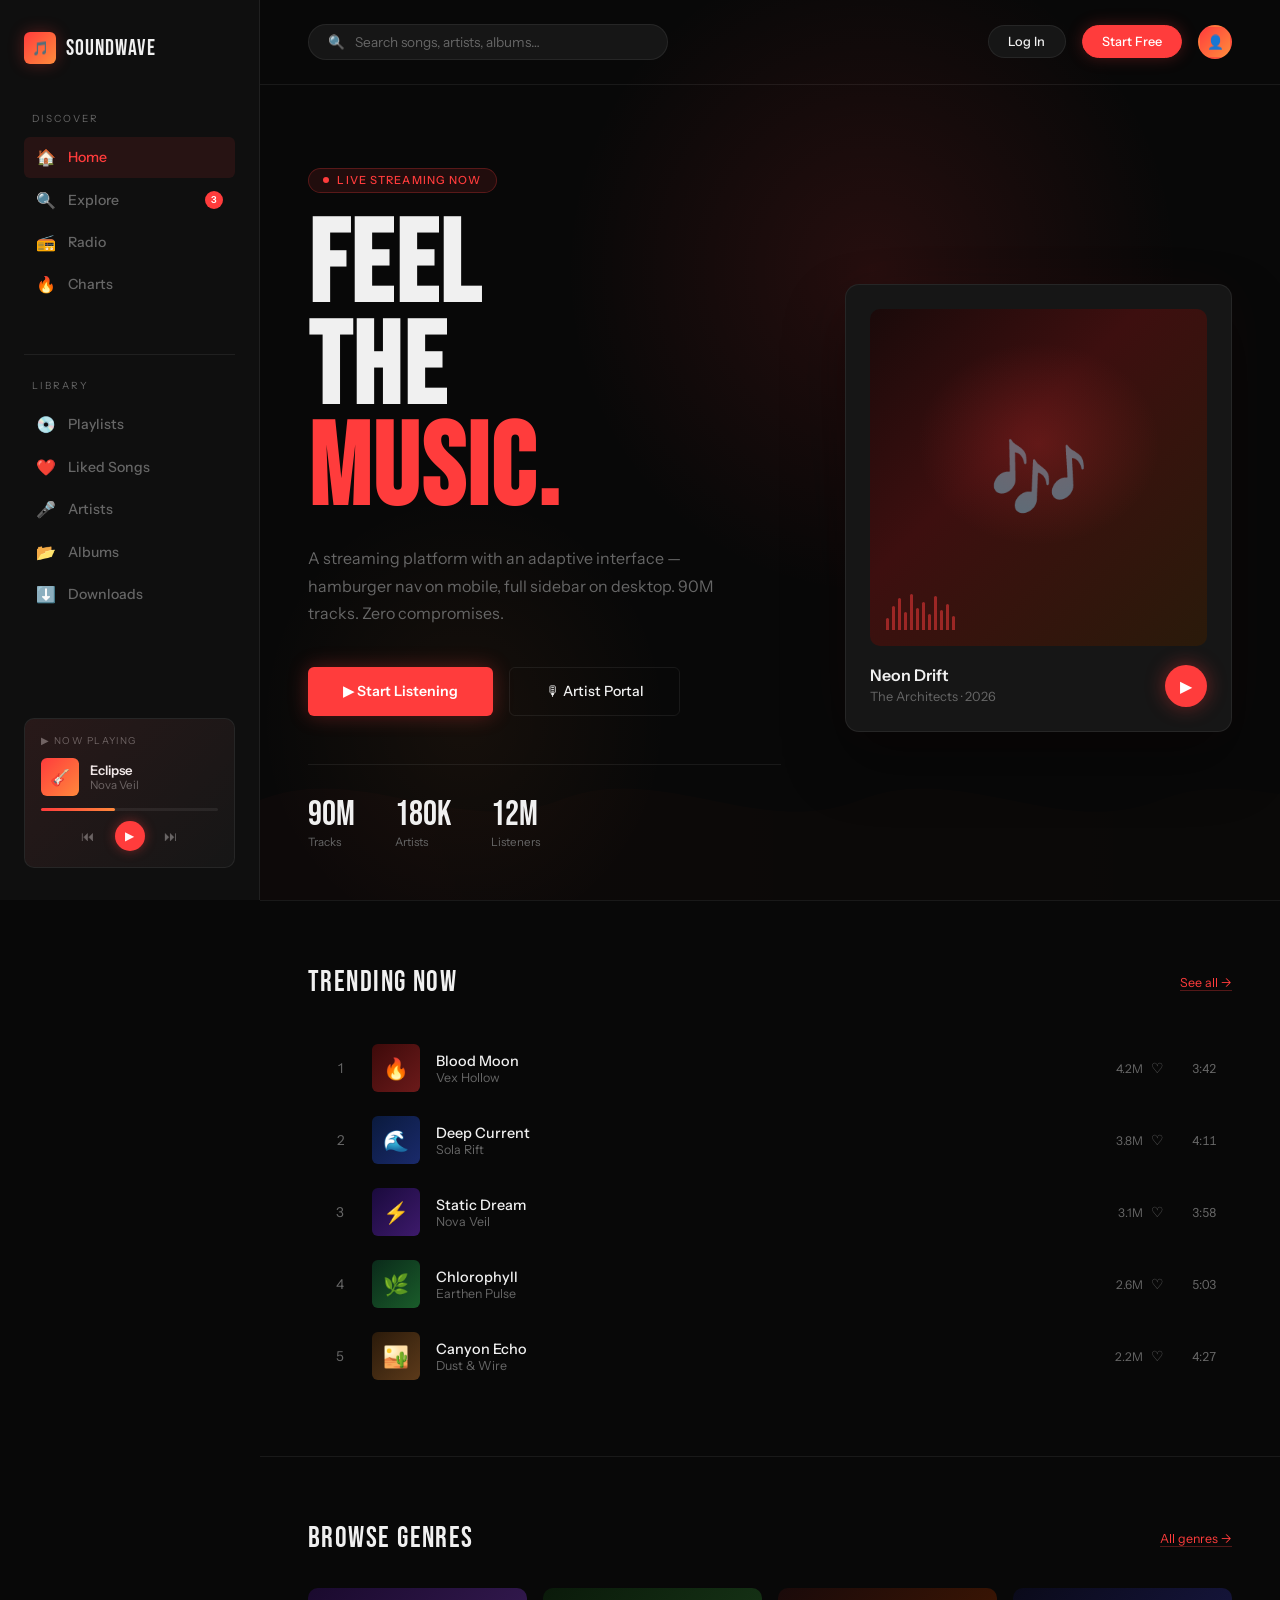
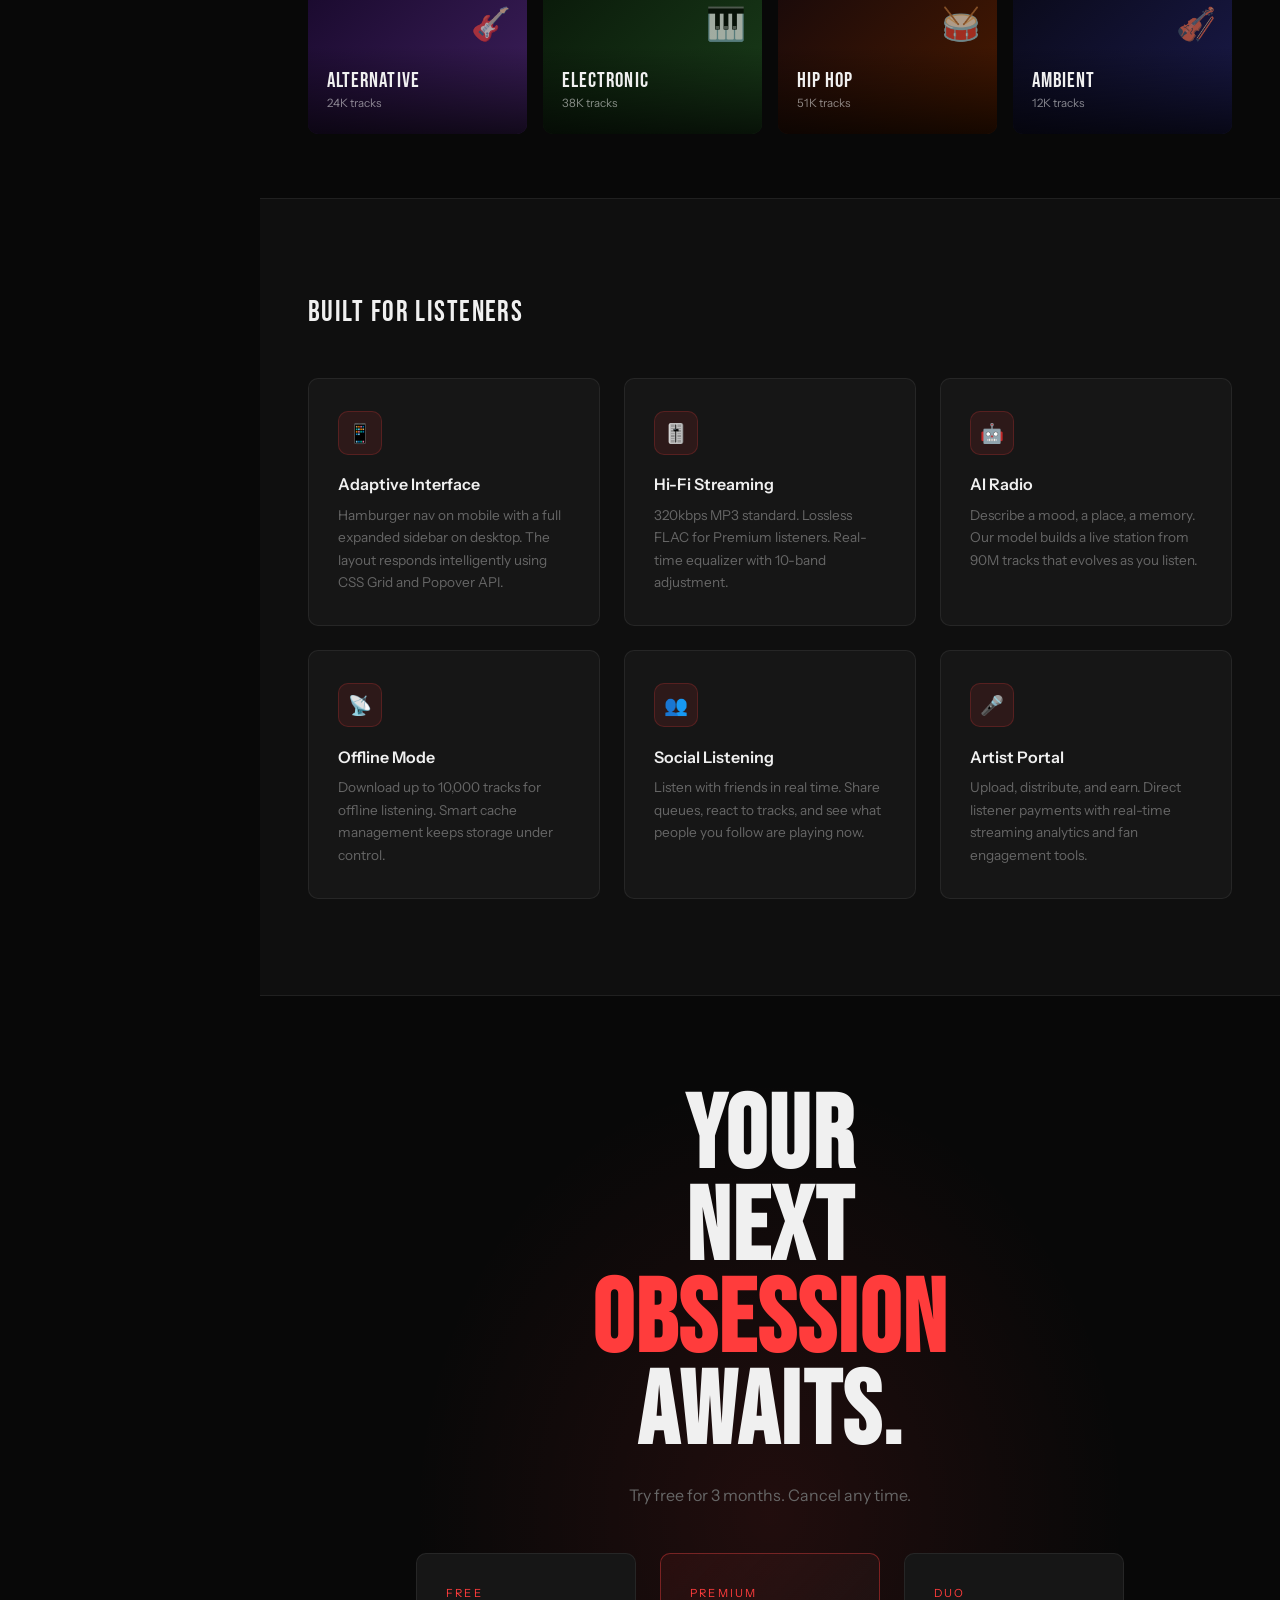
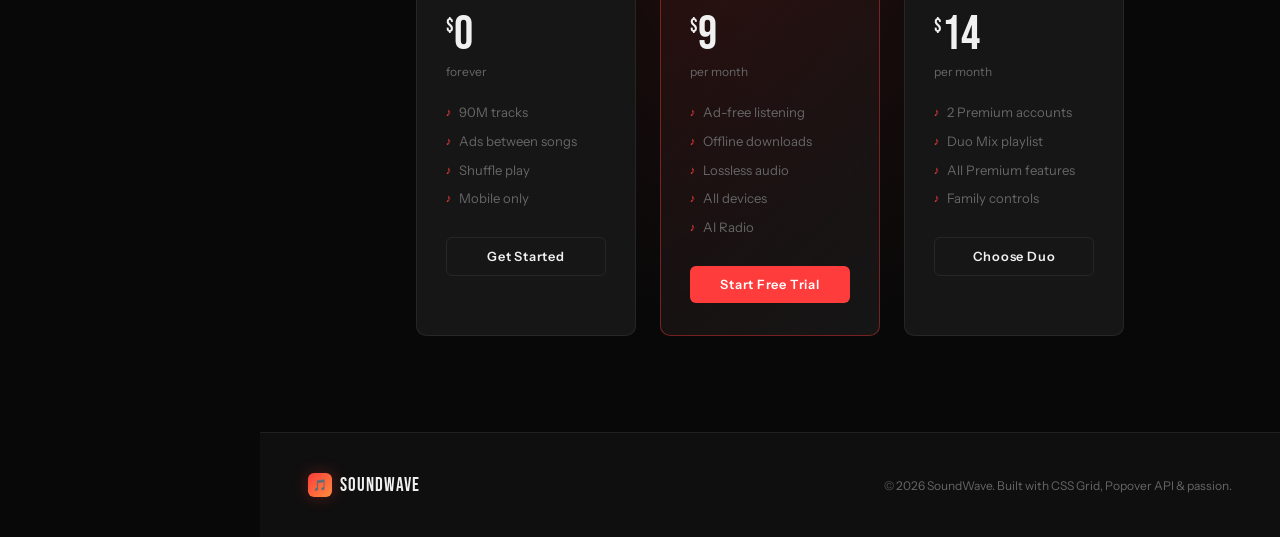
<file: projects/soundWave.html>
<!DOCTYPE html>
<html lang="en">
<head>
<meta charset="UTF-8">
<meta name="viewport" content="width=device-width, initial-scale=1.0">
<title>SoundWave — Music Platform</title>
<link rel="preconnect" href="https://fonts.googleapis.com">
<link href="https://fonts.googleapis.com/css2?family=Bebas+Neue&family=Instrument+Sans:ital,wght@0,400;0,500;0,600;1,400&display=swap" rel="stylesheet">
<style>
  :root {
    --black:   #080808;
    --void:    #0f0f0f;
    --surface: #161616;
    --lift:    #1e1e1e;
    --border:  rgba(255,255,255,0.07);
    --text:    #f0f0f0;
    --muted:   #666;
    --accent:  #ff3c3c;
    --accent2: #ff8c3c;
    --glow:    rgba(255,60,60,0.15);
    --glow2:   rgba(255,140,60,0.1);
    --sidebar-w: 260px;
  }

  *, *::before, *::after { box-sizing: border-box; margin: 0; padding: 0; }
  html { scroll-behavior: smooth; }

  body {
    font-family: 'Instrument Sans', sans-serif;
    background: var(--black); color: var(--text);
    overflow-x: hidden;
  }

  /* ── SIDEBAR ── */
  .sidebar {
    position: fixed; top: 0; left: 0; bottom: 0;
    width: var(--sidebar-w); z-index: 300;
    background: var(--void);
    border-right: 1px solid var(--border);
    display: flex; flex-direction: column;
    padding: 2rem 1.5rem;
    transition: transform 0.35s cubic-bezier(0.4,0,0.2,1);
  }
  .sidebar-logo {
    display: flex; align-items: center; gap: 0.6rem;
    margin-bottom: 3rem;
    text-decoration: none;
  }
  .logo-mark {
    width: 32px; height: 32px; border-radius: 6px;
    background: linear-gradient(135deg, var(--accent), var(--accent2));
    display: flex; align-items: center; justify-content: center;
    font-size: 0.85rem;
    flex-shrink: 0;
    box-shadow: 0 0 16px rgba(255,60,60,0.3);
  }
  .logo-text {
    font-family: 'Bebas Neue', sans-serif;
    font-size: 1.4rem; letter-spacing: 0.05em; color: var(--text);
  }
  .nav-group { margin-bottom: 2.5rem; }
  .nav-group-label {
    font-size: 0.62rem; letter-spacing: 0.2em; text-transform: uppercase;
    color: var(--muted); margin-bottom: 0.8rem; padding: 0 0.5rem;
  }
  .nav-item {
    display: flex; align-items: center; gap: 0.75rem;
    padding: 0.65rem 0.75rem; border-radius: 6px;
    font-size: 0.88rem; font-weight: 500; color: var(--muted);
    text-decoration: none; cursor: pointer;
    transition: background 0.15s, color 0.15s;
    margin-bottom: 0.1rem;
  }
  .nav-item:hover { background: var(--surface); color: var(--text); }
  .nav-item.active { background: rgba(255,60,60,0.1); color: var(--accent); }
  .nav-icon { font-size: 1rem; width: 20px; text-align: center; }
  .nav-badge {
    margin-left: auto; background: var(--accent);
    color: white; font-size: 0.6rem; font-weight: 600;
    width: 18px; height: 18px; border-radius: 50%;
    display: flex; align-items: center; justify-content: center;
  }
  .sidebar-divider {
    height: 1px; background: var(--border); margin: 0.5rem 0 1.5rem;
  }
  .now-playing {
    margin-top: auto;
    background: var(--surface); border: 1px solid var(--border);
    border-radius: 10px; padding: 1rem;
    position: relative; overflow: hidden;
  }
  .now-playing::before {
    content: '';
    position: absolute; inset: 0;
    background: linear-gradient(135deg, rgba(255,60,60,0.08), transparent);
  }
  .np-label { font-size: 0.6rem; letter-spacing: 0.15em; text-transform: uppercase; color: var(--muted); margin-bottom: 0.7rem; }
  .np-track {
    display: flex; align-items: center; gap: 0.7rem; margin-bottom: 0.8rem;
  }
  .np-art {
    width: 38px; height: 38px; border-radius: 6px; flex-shrink: 0;
    background: linear-gradient(135deg, var(--accent), var(--accent2));
    display: flex; align-items: center; justify-content: center;
    font-size: 1rem;
  }
  .np-name { font-size: 0.82rem; font-weight: 600; }
  .np-artist { font-size: 0.72rem; color: var(--muted); }
  .np-progress { height: 3px; background: var(--border); border-radius: 2px; margin-bottom: 0.6rem; }
  .np-fill {
    height: 100%; width: 42%; border-radius: 2px;
    background: linear-gradient(90deg, var(--accent), var(--accent2));
  }
  .np-controls { display: flex; align-items: center; justify-content: center; gap: 1.2rem; }
  .np-btn { background: none; border: none; color: var(--muted); cursor: pointer; font-size: 0.85rem; transition: color 0.15s; }
  .np-btn:hover { color: var(--text); }
  .np-play {
    width: 30px; height: 30px; border-radius: 50%;
    background: var(--accent); color: white;
    display: flex; align-items: center; justify-content: center;
    font-size: 0.75rem; cursor: pointer; border: none;
    box-shadow: 0 0 12px rgba(255,60,60,0.4);
    transition: box-shadow 0.2s, transform 0.15s;
  }
  .np-play:hover { box-shadow: 0 0 20px rgba(255,60,60,0.5); transform: scale(1.05); }

  /* ── MOBILE HAMBURGER ── */
  .hamburger {
    display: none; position: fixed;
    top: 1rem; left: 1rem; z-index: 400;
    width: 40px; height: 40px; border-radius: 8px;
    background: var(--surface); border: 1px solid var(--border);
    flex-direction: column; align-items: center; justify-content: center;
    gap: 5px; cursor: pointer;
  }
  .hamburger span {
    display: block; width: 18px; height: 2px;
    background: var(--text); border-radius: 2px;
    transition: transform 0.2s, opacity 0.2s;
  }
  .hamburger.open span:nth-child(1) { transform: translateY(7px) rotate(45deg); }
  .hamburger.open span:nth-child(2) { opacity: 0; }
  .hamburger.open span:nth-child(3) { transform: translateY(-7px) rotate(-45deg); }
  .sidebar-overlay {
    display: none; position: fixed; inset: 0;
    background: rgba(0,0,0,0.6); z-index: 250;
    backdrop-filter: blur(4px);
  }

  /* ── MAIN ── */
  .main {
    margin-left: var(--sidebar-w);
    min-height: 100vh;
  }

  /* ── HERO ── */
  .hero {
    min-height: 100vh;
    display: grid; grid-template-rows: auto 1fr auto;
    position: relative; overflow: hidden;
  }
  .hero-bg {
    position: absolute; inset: 0; pointer-events: none;
    background:
      radial-gradient(ellipse 50% 60% at 60% 30%, rgba(255,60,60,0.12) 0%, transparent 60%),
      radial-gradient(ellipse 40% 50% at 20% 80%, rgba(255,140,60,0.06) 0%, transparent 50%);
  }
  /* Animated waveform bg */
  .hero-wave {
    position: absolute; bottom: 0; left: 0; right: 0;
    height: 200px; pointer-events: none; opacity: 0.15;
  }
  .hero-topbar {
    position: relative; z-index: 2;
    display: flex; align-items: center; justify-content: space-between;
    padding: 1.5rem 3rem;
    border-bottom: 1px solid var(--border);
  }
  .topbar-search {
    display: flex; align-items: center; gap: 0.6rem;
    background: var(--surface); border: 1px solid var(--border);
    border-radius: 100px; padding: 0.55rem 1.2rem;
    flex: 1; max-width: 360px;
  }
  .topbar-search input {
    background: none; border: none; outline: none;
    font-family: inherit; font-size: 0.85rem; color: var(--text);
    flex: 1;
  }
  .topbar-search input::placeholder { color: var(--muted); }
  .topbar-right { display: flex; align-items: center; gap: 1rem; }
  .topbar-btn {
    background: var(--surface); border: 1px solid var(--border);
    border-radius: 100px; padding: 0.5rem 1.2rem;
    font-family: inherit; font-size: 0.8rem; font-weight: 500;
    color: var(--text); cursor: pointer; transition: border-color 0.2s;
  }
  .topbar-btn:hover { border-color: var(--accent); color: var(--accent); }
  .topbar-btn.primary {
    background: var(--accent); border-color: var(--accent); color: white;
    box-shadow: 0 0 16px rgba(255,60,60,0.25);
  }
  .topbar-btn.primary:hover { box-shadow: 0 0 24px rgba(255,60,60,0.4); }
  .avatar {
    width: 34px; height: 34px; border-radius: 50%;
    background: linear-gradient(135deg, var(--accent), var(--accent2));
    display: flex; align-items: center; justify-content: center;
    font-size: 0.85rem; cursor: pointer;
    border: 2px solid transparent; transition: border-color 0.2s;
  }
  .avatar:hover { border-color: var(--accent); }

  .hero-content {
    position: relative; z-index: 2;
    padding: 5rem 3rem 3rem;
    display: grid; grid-template-columns: 1.1fr 0.9fr;
    gap: 4rem; align-items: center;
  }
  .hero-tag {
    display: inline-flex; align-items: center; gap: 0.5rem;
    background: rgba(255,60,60,0.1); border: 1px solid rgba(255,60,60,0.25);
    border-radius: 100px; padding: 0.3rem 0.9rem;
    font-size: 0.7rem; font-weight: 500; letter-spacing: 0.1em;
    text-transform: uppercase; color: var(--accent); margin-bottom: 1.5rem;
    animation: fadeUp 0.7s 0.1s ease both;
  }
  .live-dot { width: 6px; height: 6px; border-radius: 50%; background: var(--accent); animation: blink 1.2s infinite; }
  @keyframes blink { 0%, 100% { opacity: 1; } 50% { opacity: 0.3; } }
  .hero-title {
    font-family: 'Bebas Neue', sans-serif;
    font-size: clamp(5rem, 9vw, 11rem);
    line-height: 0.88; letter-spacing: 0.02em;
    color: var(--text); margin-bottom: 1.5rem;
    animation: fadeUp 0.7s 0.25s ease both;
  }
  .hero-title .accent { color: var(--accent); }
  .hero-sub {
    font-size: 1rem; line-height: 1.7; color: var(--muted);
    max-width: 440px; margin-bottom: 2.5rem;
    animation: fadeUp 0.7s 0.4s ease both;
  }
  .hero-actions { display: flex; gap: 1rem; flex-wrap: wrap; animation: fadeUp 0.7s 0.55s ease both; }
  .btn-red {
    background: var(--accent); color: white;
    padding: 0.9rem 2.2rem; border-radius: 6px;
    font-size: 0.88rem; font-weight: 600;
    text-decoration: none; transition: box-shadow 0.2s, transform 0.15s;
    box-shadow: 0 0 20px rgba(255,60,60,0.3);
    display: flex; align-items: center; gap: 0.5rem;
  }
  .btn-red:hover { box-shadow: 0 0 32px rgba(255,60,60,0.5); transform: translateY(-1px); }
  .btn-border {
    background: transparent; color: var(--text);
    padding: 0.9rem 2.2rem; border-radius: 6px;
    border: 1px solid var(--border); font-size: 0.88rem; font-weight: 500;
    text-decoration: none; transition: border-color 0.2s, color 0.2s;
    display: flex; align-items: center; gap: 0.5rem;
  }
  .btn-border:hover { border-color: var(--accent); color: var(--accent); }
  .hero-stats {
    display: flex; gap: 2.5rem; margin-top: 3rem; padding-top: 2rem;
    border-top: 1px solid var(--border);
    animation: fadeUp 0.7s 0.7s ease both;
  }
  .h-stat-val {
    font-family: 'Bebas Neue', sans-serif;
    font-size: 2.2rem; color: var(--text); line-height: 1;
  }
  .h-stat-label { font-size: 0.72rem; color: var(--muted); margin-top: 0.2rem; }

  /* Featured album */
  .featured-album {
    background: var(--surface); border: 1px solid var(--border);
    border-radius: 14px; padding: 1.5rem;
    box-shadow: 0 30px 60px rgba(0,0,0,0.4), 0 0 60px rgba(255,60,60,0.04);
    animation: fadeUp 0.9s 0.3s ease both;
  }
  .album-art {
    width: 100%; aspect-ratio: 1; border-radius: 10px;
    background: linear-gradient(135deg, #1a0a0a 0%, #3d0f0f 40%, #2a1a0a 100%);
    display: flex; align-items: center; justify-content: center;
    font-size: 5rem; margin-bottom: 1.2rem; position: relative; overflow: hidden;
  }
  .album-art::after {
    content: '';
    position: absolute; inset: 0;
    background:
      radial-gradient(ellipse 60% 50% at 50% 40%, rgba(255,60,60,0.2) 0%, transparent 60%);
  }
  .album-waveform {
    position: absolute; bottom: 1rem; left: 1rem; right: 1rem;
    height: 40px; display: flex; align-items: flex-end; gap: 3px;
  }
  .wv { border-radius: 2px 2px 0 0; background: rgba(255,60,60,0.5); min-width: 3px; }
  .album-info { display: flex; align-items: start; justify-content: space-between; gap: 1rem; }
  .album-name { font-size: 1rem; font-weight: 600; margin-bottom: 0.25rem; }
  .album-artist { font-size: 0.8rem; color: var(--muted); }
  .play-fab {
    width: 42px; height: 42px; border-radius: 50%; flex-shrink: 0;
    background: var(--accent); border: none; cursor: pointer;
    display: flex; align-items: center; justify-content: center;
    font-size: 1rem; color: white;
    box-shadow: 0 0 20px rgba(255,60,60,0.4);
    transition: transform 0.2s, box-shadow 0.2s;
  }
  .play-fab:hover { transform: scale(1.1); box-shadow: 0 0 30px rgba(255,60,60,0.6); }

  /* ── TRENDING ── */
  .trending {
    padding: 4rem 3rem;
    border-top: 1px solid var(--border);
    position: relative; z-index: 2;
  }
  .section-head {
    display: flex; align-items: center; justify-content: space-between;
    margin-bottom: 2rem;
  }
  .section-h2 {
    font-family: 'Bebas Neue', sans-serif;
    font-size: 1.8rem; letter-spacing: 0.05em; color: var(--text);
  }
  .see-all {
    font-size: 0.78rem; color: var(--accent); text-decoration: none;
    border-bottom: 1px solid rgba(255,60,60,0.3);
    transition: border-color 0.2s;
  }
  .see-all:hover { border-color: var(--accent); }
  .tracks { display: flex; flex-direction: column; gap: 0; }
  .track {
    display: grid; grid-template-columns: 32px 48px 1fr auto auto;
    align-items: center; gap: 1rem; padding: 0.75rem 1rem;
    border-radius: 8px; cursor: pointer;
    transition: background 0.15s;
  }
  .track:hover { background: var(--surface); }
  .track:hover .track-num { display: none; }
  .track:hover .track-play { display: flex; }
  .track-num { font-size: 0.85rem; color: var(--muted); text-align: center; }
  .track-play {
    display: none; align-items: center; justify-content: center;
    font-size: 0.8rem; color: var(--accent);
  }
  .track-art {
    width: 48px; height: 48px; border-radius: 6px;
    display: flex; align-items: center; justify-content: center;
    font-size: 1.3rem; flex-shrink: 0;
  }
  .track-name { font-size: 0.9rem; font-weight: 500; }
  .track-artist { font-size: 0.78rem; color: var(--muted); }
  .track-meta { display: flex; align-items: center; gap: 0.5rem; }
  .track-plays { font-size: 0.75rem; color: var(--muted); }
  .track-heart { font-size: 0.85rem; color: var(--muted); cursor: pointer; transition: color 0.15s; }
  .track-heart:hover { color: var(--accent); }
  .track-dur { font-size: 0.78rem; color: var(--muted); font-variant-numeric: tabular-nums; min-width: 36px; text-align: right; }

  /* ── GENRES ── */
  .genres {
    padding: 4rem 3rem;
    border-top: 1px solid var(--border);
  }
  .genres-grid { display: grid; grid-template-columns: repeat(4,1fr); gap: 1rem; margin-top: 2rem; }
  .genre {
    border-radius: 10px; padding: 1.5rem 1.2rem;
    cursor: pointer; position: relative; overflow: hidden;
    aspect-ratio: 1.5; display: flex; flex-direction: column; justify-content: flex-end;
    transition: transform 0.25s, box-shadow 0.25s;
    text-decoration: none; color: var(--text);
  }
  .genre:hover { transform: scale(1.02); }
  .genre::before {
    content: ''; position: absolute; inset: 0;
    background: linear-gradient(to top, rgba(0,0,0,0.7) 0%, transparent 60%);
  }
  .genre-1 { background: linear-gradient(135deg, #1a0a2e, #3d1f5c); }
  .genre-2 { background: linear-gradient(135deg, #0a1a0a, #1a3d1a); }
  .genre-3 { background: linear-gradient(135deg, #1a0a0a, #4a1a00); }
  .genre-4 { background: linear-gradient(135deg, #0a0a1a, #1a1a4a); }
  .genre-icon { position: absolute; top: 1rem; right: 1rem; font-size: 2rem; opacity: 0.6; }
  .genre-name { position: relative; font-family: 'Bebas Neue', sans-serif; font-size: 1.3rem; letter-spacing: 0.05em; }
  .genre-count { position: relative; font-size: 0.72rem; color: rgba(255,255,255,0.5); margin-top: 0.2rem; }

  /* ── FEATURES ── */
  .features-dark {
    padding: 6rem 3rem;
    background: var(--void);
    border-top: 1px solid var(--border); border-bottom: 1px solid var(--border);
  }
  .feats-grid {
    display: grid; grid-template-columns: repeat(3,1fr);
    gap: 1.5rem; margin-top: 3rem;
  }
  .feat {
    background: var(--surface); border: 1px solid var(--border);
    border-radius: 10px; padding: 2rem 1.8rem;
    transition: border-color 0.3s, transform 0.3s;
  }
  .feat:hover { border-color: rgba(255,60,60,0.3); transform: translateY(-2px); }
  .feat-icon {
    width: 44px; height: 44px; border-radius: 10px;
    background: rgba(255,60,60,0.1); border: 1px solid rgba(255,60,60,0.2);
    display: flex; align-items: center; justify-content: center;
    font-size: 1.2rem; margin-bottom: 1.2rem;
  }
  .feat-title { font-size: 1rem; font-weight: 600; margin-bottom: 0.6rem; }
  .feat-desc { font-size: 0.85rem; line-height: 1.65; color: var(--muted); }

  /* ── CTA ── */
  .cta {
    padding: 6rem 3rem;
    text-align: center; position: relative; overflow: hidden;
  }
  .cta::before {
    content: '';
    position: absolute; inset: 0;
    background:
      radial-gradient(ellipse 50% 60% at 50% 50%, rgba(255,60,60,0.1) 0%, transparent 70%);
  }
  .cta * { position: relative; z-index: 1; }
  .cta-title {
    font-family: 'Bebas Neue', sans-serif;
    font-size: clamp(4rem, 8vw, 9rem);
    line-height: 0.9; letter-spacing: 0.02em;
    color: var(--text); margin-bottom: 1.5rem;
  }
  .cta-title span { color: var(--accent); }
  .cta-sub { font-size: 1rem; color: var(--muted); margin-bottom: 2.5rem; }
  .cta-btns { display: flex; gap: 1rem; justify-content: center; flex-wrap: wrap; }
  .plan-cards { display: flex; gap: 1.5rem; justify-content: center; flex-wrap: wrap; margin-top: 3rem; }
  .plan-card {
    background: var(--surface); border: 1px solid var(--border);
    border-radius: 10px; padding: 2rem 1.8rem;
    min-width: 220px; text-align: left;
    transition: border-color 0.3s;
  }
  .plan-card:hover { border-color: rgba(255,60,60,0.3); }
  .plan-card.hot { border-color: rgba(255,60,60,0.4); background: linear-gradient(135deg, rgba(255,60,60,0.07), var(--surface)); }
  .plan-name { font-size: 0.7rem; letter-spacing: 0.2em; text-transform: uppercase; color: var(--accent); margin-bottom: 0.7rem; }
  .plan-price { font-family: 'Bebas Neue', sans-serif; font-size: 3rem; line-height: 1; color: var(--text); margin-bottom: 0.3rem; }
  .plan-price sup { font-size: 1.2rem; vertical-align: super; }
  .plan-period { font-size: 0.75rem; color: var(--muted); margin-bottom: 1.2rem; }
  .plan-perks { list-style: none; }
  .plan-perks li {
    font-size: 0.82rem; color: var(--muted); padding: 0.4rem 0;
    display: flex; align-items: center; gap: 0.5rem;
  }
  .plan-perks li::before { content: '♪'; color: var(--accent); font-size: 0.7rem; }
  .plan-btn {
    display: block; margin-top: 1.5rem;
    text-align: center; padding: 0.7rem; border-radius: 6px;
    font-size: 0.8rem; font-weight: 600; letter-spacing: 0.06em;
    text-decoration: none; transition: all 0.2s;
  }
  .plan-btn-fill { background: var(--accent); color: white; }
  .plan-btn-fill:hover { box-shadow: 0 0 20px rgba(255,60,60,0.35); }
  .plan-btn-ghost { border: 1px solid var(--border); color: var(--text); }
  .plan-btn-ghost:hover { border-color: var(--accent); color: var(--accent); }

  /* ── FOOTER ── */
  footer {
    background: var(--void); padding: 2.5rem 3rem;
    border-top: 1px solid var(--border);
    display: flex; align-items: center; justify-content: space-between;
    margin-left: 0; /* footer spans below sidebar too */
  }
  .footer-logo { display: flex; align-items: center; gap: 0.5rem; }
  .footer-logo span { font-family: 'Bebas Neue', sans-serif; font-size: 1.2rem; letter-spacing: 0.05em; }
  footer p { font-size: 0.75rem; color: var(--muted); }

  /* ── ANIMATIONS ── */
  @keyframes fadeUp {
    from { opacity: 0; transform: translateY(24px); }
    to { opacity: 1; transform: none; }
  }
  .reveal { opacity: 0; transform: translateY(20px); transition: opacity 0.6s ease, transform 0.6s ease; }
  .reveal.visible { opacity: 1; transform: none; }

  /* ── RESPONSIVE ── */
  @media (max-width: 900px) {
    .sidebar {
      transform: translateX(-100%);
    }
    .sidebar.open {
      transform: translateX(0);
    }
    .sidebar-overlay.open { display: block; }
    .hamburger { display: flex; }
    .main { margin-left: 0; }
    .hero-content { grid-template-columns: 1fr; padding: 4rem 1.5rem 2rem; }
    .featured-album { max-width: 320px; margin: 0 auto; }
    .hero-topbar { padding: 1rem 1.5rem; padding-left: 4rem; }
    .genres-grid { grid-template-columns: repeat(2,1fr); }
    .feats-grid { grid-template-columns: 1fr; }
    .trending, .genres, .features-dark, .cta { padding-left: 1.5rem; padding-right: 1.5rem; }
    .cta-title { font-size: clamp(3rem, 12vw, 6rem); }
    footer { flex-direction: column; gap: 1rem; padding: 2rem 1.5rem; }
    .plan-cards { flex-direction: column; align-items: center; }
    .track { grid-template-columns: 28px 40px 1fr auto; }
    .track-plays { display: none; }
  }
</style>
</head>
<body>

<!-- SIDEBAR -->
<aside class="sidebar" id="sidebar">
  <a href="#" class="sidebar-logo">
    <div class="logo-mark">🎵</div>
    <div class="logo-text">SoundWave</div>
  </a>

  <div class="nav-group">
    <div class="nav-group-label">Discover</div>
    <a href="#" class="nav-item active"><span class="nav-icon">🏠</span> Home</a>
    <a href="#" class="nav-item"><span class="nav-icon">🔍</span> Explore <div class="nav-badge">3</div></a>
    <a href="#" class="nav-item"><span class="nav-icon">📻</span> Radio</a>
    <a href="#" class="nav-item"><span class="nav-icon">🔥</span> Charts</a>
  </div>

  <div class="sidebar-divider"></div>

  <div class="nav-group">
    <div class="nav-group-label">Library</div>
    <a href="#" class="nav-item"><span class="nav-icon">💿</span> Playlists</a>
    <a href="#" class="nav-item"><span class="nav-icon">❤️</span> Liked Songs</a>
    <a href="#" class="nav-item"><span class="nav-icon">🎤</span> Artists</a>
    <a href="#" class="nav-item"><span class="nav-icon">📂</span> Albums</a>
    <a href="#" class="nav-item"><span class="nav-icon">⬇️</span> Downloads</a>
  </div>

  <div class="now-playing">
    <div class="np-label">▶ Now Playing</div>
    <div class="np-track">
      <div class="np-art">🎸</div>
      <div>
        <div class="np-name">Eclipse</div>
        <div class="np-artist">Nova Veil</div>
      </div>
    </div>
    <div class="np-progress"><div class="np-fill"></div></div>
    <div class="np-controls">
      <button class="np-btn">⏮</button>
      <button class="np-play">▶</button>
      <button class="np-btn">⏭</button>
    </div>
  </div>
</aside>

<!-- HAMBURGER (mobile) -->
<button class="hamburger" id="hamburger" aria-label="Toggle menu">
  <span></span><span></span><span></span>
</button>
<div class="sidebar-overlay" id="overlay"></div>

<!-- MAIN -->
<main class="main">

  <!-- HERO -->
  <section class="hero">
    <div class="hero-bg"></div>
    <svg class="hero-wave" viewBox="0 0 1200 200" preserveAspectRatio="none" xmlns="http://www.w3.org/2000/svg">
      <path d="M0,100 C100,60 200,140 300,100 C400,60 500,140 600,100 C700,60 800,140 900,100 C1000,60 1100,140 1200,100 L1200,200 L0,200Z" fill="url(#waveGrad)"/>
      <defs>
        <linearGradient id="waveGrad" x1="0%" y1="0%" x2="100%" y2="0%">
          <stop offset="0%" stop-color="#ff3c3c" stop-opacity="0.15"/>
          <stop offset="100%" stop-color="#ff8c3c" stop-opacity="0.05"/>
        </linearGradient>
      </defs>
    </svg>

    <div class="hero-topbar">
      <div class="topbar-search">
        <span style="color:var(--muted);font-size:0.85rem">🔍</span>
        <input type="text" placeholder="Search songs, artists, albums…">
      </div>
      <div class="topbar-right">
        <button class="topbar-btn">Log In</button>
        <button class="topbar-btn primary">Start Free</button>
        <div class="avatar">👤</div>
      </div>
    </div>

    <div class="hero-content">
      <div>
        <div class="hero-tag"><div class="live-dot"></div>Live Streaming Now</div>
        <h1 class="hero-title">FEEL<br>THE<br><span class="accent">MUSIC.</span></h1>
        <p class="hero-sub">A streaming platform with an adaptive interface — hamburger nav on mobile, full sidebar on desktop. 90M tracks. Zero compromises.</p>
        <div class="hero-actions">
          <a href="#" class="btn-red">▶ Start Listening</a>
          <a href="#" class="btn-border">🎙 Artist Portal</a>
        </div>
        <div class="hero-stats">
          <div>
            <div class="h-stat-val">90M</div>
            <div class="h-stat-label">Tracks</div>
          </div>
          <div>
            <div class="h-stat-val">180K</div>
            <div class="h-stat-label">Artists</div>
          </div>
          <div>
            <div class="h-stat-val">12M</div>
            <div class="h-stat-label">Listeners</div>
          </div>
        </div>
      </div>

      <div class="featured-album">
        <div class="album-art">
          🎶
          <div class="album-waveform">
            <div class="wv" style="height:30%"></div><div class="wv" style="height:60%"></div>
            <div class="wv" style="height:80%"></div><div class="wv" style="height:45%"></div>
            <div class="wv" style="height:90%"></div><div class="wv" style="height:55%"></div>
            <div class="wv" style="height:70%"></div><div class="wv" style="height:40%"></div>
            <div class="wv" style="height:85%"></div><div class="wv" style="height:50%"></div>
            <div class="wv" style="height:65%"></div><div class="wv" style="height:35%"></div>
          </div>
        </div>
        <div class="album-info">
          <div>
            <div class="album-name">Neon Drift</div>
            <div class="album-artist">The Architects · 2026</div>
          </div>
          <button class="play-fab">▶</button>
        </div>
      </div>
    </div>
  </section>

  <!-- TRENDING TRACKS -->
  <section class="trending">
    <div class="section-head">
      <div class="section-h2">Trending Now</div>
      <a href="#" class="see-all">See all →</a>
    </div>
    <div class="tracks">
      <div class="track">
        <div class="track-num">1</div>
        <div class="track-play">▶</div>
        <div class="track-art" style="background:linear-gradient(135deg,#3d0a0a,#6b1a1a)">🔥</div>
        <div><div class="track-name">Blood Moon</div><div class="track-artist">Vex Hollow</div></div>
        <div class="track-meta"><span class="track-plays">4.2M</span><span class="track-heart">♡</span></div>
        <div class="track-dur">3:42</div>
      </div>
      <div class="track">
        <div class="track-num">2</div>
        <div class="track-play">▶</div>
        <div class="track-art" style="background:linear-gradient(135deg,#0a1a3d,#1a2a6b)">🌊</div>
        <div><div class="track-name">Deep Current</div><div class="track-artist">Sola Rift</div></div>
        <div class="track-meta"><span class="track-plays">3.8M</span><span class="track-heart">♡</span></div>
        <div class="track-dur">4:11</div>
      </div>
      <div class="track">
        <div class="track-num">3</div>
        <div class="track-play">▶</div>
        <div class="track-art" style="background:linear-gradient(135deg,#1a0a3d,#3d1a6b)">⚡</div>
        <div><div class="track-name">Static Dream</div><div class="track-artist">Nova Veil</div></div>
        <div class="track-meta"><span class="track-plays">3.1M</span><span class="track-heart">♡</span></div>
        <div class="track-dur">3:58</div>
      </div>
      <div class="track">
        <div class="track-num">4</div>
        <div class="track-play">▶</div>
        <div class="track-art" style="background:linear-gradient(135deg,#0a2a1a,#1a5c2a)">🌿</div>
        <div><div class="track-name">Chlorophyll</div><div class="track-artist">Earthen Pulse</div></div>
        <div class="track-meta"><span class="track-plays">2.6M</span><span class="track-heart">♡</span></div>
        <div class="track-dur">5:03</div>
      </div>
      <div class="track">
        <div class="track-num">5</div>
        <div class="track-play">▶</div>
        <div class="track-art" style="background:linear-gradient(135deg,#2a1a0a,#5c3a1a)">🏜️</div>
        <div><div class="track-name">Canyon Echo</div><div class="track-artist">Dust & Wire</div></div>
        <div class="track-meta"><span class="track-plays">2.2M</span><span class="track-heart">♡</span></div>
        <div class="track-dur">4:27</div>
      </div>
    </div>
  </section>

  <!-- GENRES -->
  <section class="genres">
    <div class="section-head">
      <div class="section-h2 reveal">Browse Genres</div>
      <a href="#" class="see-all">All genres →</a>
    </div>
    <div class="genres-grid">
      <a href="#" class="genre genre-1 reveal">
        <div class="genre-icon">🎸</div>
        <div class="genre-name">Alternative</div>
        <div class="genre-count">24K tracks</div>
      </a>
      <a href="#" class="genre genre-2 reveal">
        <div class="genre-icon">🎹</div>
        <div class="genre-name">Electronic</div>
        <div class="genre-count">38K tracks</div>
      </a>
      <a href="#" class="genre genre-3 reveal">
        <div class="genre-icon">🥁</div>
        <div class="genre-name">Hip Hop</div>
        <div class="genre-count">51K tracks</div>
      </a>
      <a href="#" class="genre genre-4 reveal">
        <div class="genre-icon">🎻</div>
        <div class="genre-name">Ambient</div>
        <div class="genre-count">12K tracks</div>
      </a>
    </div>
  </section>

  <!-- FEATURES -->
  <section class="features-dark">
    <div class="section-head">
      <div class="section-h2 reveal">Built for Listeners</div>
    </div>
    <div class="feats-grid">
      <div class="feat reveal">
        <div class="feat-icon">📱</div>
        <div class="feat-title">Adaptive Interface</div>
        <p class="feat-desc">Hamburger nav on mobile with a full expanded sidebar on desktop. The layout responds intelligently using CSS Grid and Popover API.</p>
      </div>
      <div class="feat reveal">
        <div class="feat-icon">🎚️</div>
        <div class="feat-title">Hi-Fi Streaming</div>
        <p class="feat-desc">320kbps MP3 standard. Lossless FLAC for Premium listeners. Real-time equalizer with 10-band adjustment.</p>
      </div>
      <div class="feat reveal">
        <div class="feat-icon">🤖</div>
        <div class="feat-title">AI Radio</div>
        <p class="feat-desc">Describe a mood, a place, a memory. Our model builds a live station from 90M tracks that evolves as you listen.</p>
      </div>
      <div class="feat reveal">
        <div class="feat-icon">📡</div>
        <div class="feat-title">Offline Mode</div>
        <p class="feat-desc">Download up to 10,000 tracks for offline listening. Smart cache management keeps storage under control.</p>
      </div>
      <div class="feat reveal">
        <div class="feat-icon">👥</div>
        <div class="feat-title">Social Listening</div>
        <p class="feat-desc">Listen with friends in real time. Share queues, react to tracks, and see what people you follow are playing now.</p>
      </div>
      <div class="feat reveal">
        <div class="feat-icon">🎤</div>
        <div class="feat-title">Artist Portal</div>
        <p class="feat-desc">Upload, distribute, and earn. Direct listener payments with real-time streaming analytics and fan engagement tools.</p>
      </div>
    </div>
  </section>

  <!-- CTA / PRICING -->
  <section class="cta">
    <h2 class="cta-title reveal">YOUR<br>NEXT<br><span>OBSESSION</span><br>AWAITS.</h2>
    <p class="cta-sub reveal">Try free for 3 months. Cancel any time.</p>
    <div class="plan-cards">
      <div class="plan-card reveal">
        <div class="plan-name">Free</div>
        <div class="plan-price"><sup>$</sup>0</div>
        <div class="plan-period">forever</div>
        <ul class="plan-perks">
          <li>90M tracks</li>
          <li>Ads between songs</li>
          <li>Shuffle play</li>
          <li>Mobile only</li>
        </ul>
        <a href="#" class="plan-btn plan-btn-ghost">Get Started</a>
      </div>
      <div class="plan-card hot reveal">
        <div class="plan-name">Premium</div>
        <div class="plan-price"><sup>$</sup>9</div>
        <div class="plan-period">per month</div>
        <ul class="plan-perks">
          <li>Ad-free listening</li>
          <li>Offline downloads</li>
          <li>Lossless audio</li>
          <li>All devices</li>
          <li>AI Radio</li>
        </ul>
        <a href="#" class="plan-btn plan-btn-fill">Start Free Trial</a>
      </div>
      <div class="plan-card reveal">
        <div class="plan-name">Duo</div>
        <div class="plan-price"><sup>$</sup>14</div>
        <div class="plan-period">per month</div>
        <ul class="plan-perks">
          <li>2 Premium accounts</li>
          <li>Duo Mix playlist</li>
          <li>All Premium features</li>
          <li>Family controls</li>
        </ul>
        <a href="#" class="plan-btn plan-btn-ghost">Choose Duo</a>
      </div>
    </div>
  </section>

  <!-- FOOTER -->
  <footer>
    <div class="footer-logo">
      <div class="logo-mark" style="width:24px;height:24px;font-size:0.7rem">🎵</div>
      <span>SoundWave</span>
    </div>
    <p>© 2026 SoundWave. Built with CSS Grid, Popover API & passion.</p>
  </footer>

</main>

<script>
  // Hamburger / sidebar toggle
  const ham = document.getElementById('hamburger');
  const sidebar = document.getElementById('sidebar');
  const overlay = document.getElementById('overlay');

  ham.addEventListener('click', () => {
    const open = sidebar.classList.toggle('open');
    ham.classList.toggle('open', open);
    overlay.classList.toggle('open', open);
  });
  overlay.addEventListener('click', () => {
    sidebar.classList.remove('open');
    ham.classList.remove('open');
    overlay.classList.remove('open');
  });

  // Scroll reveal
  const observer = new IntersectionObserver(
    entries => entries.forEach(e => { if(e.isIntersecting) { e.target.classList.add('visible'); observer.unobserve(e.target); } }),
    { threshold: 0.1 }
  );
  document.querySelectorAll('.reveal').forEach(el => observer.observe(el));

  // Track heart toggle
  document.querySelectorAll('.track-heart').forEach(h => {
    h.addEventListener('click', () => {
      h.textContent = h.textContent === '♡' ? '♥' : '♡';
      h.style.color = h.textContent === '♥' ? 'var(--accent)' : '';
    });
  });
</script>
</body>
</html>
</file>
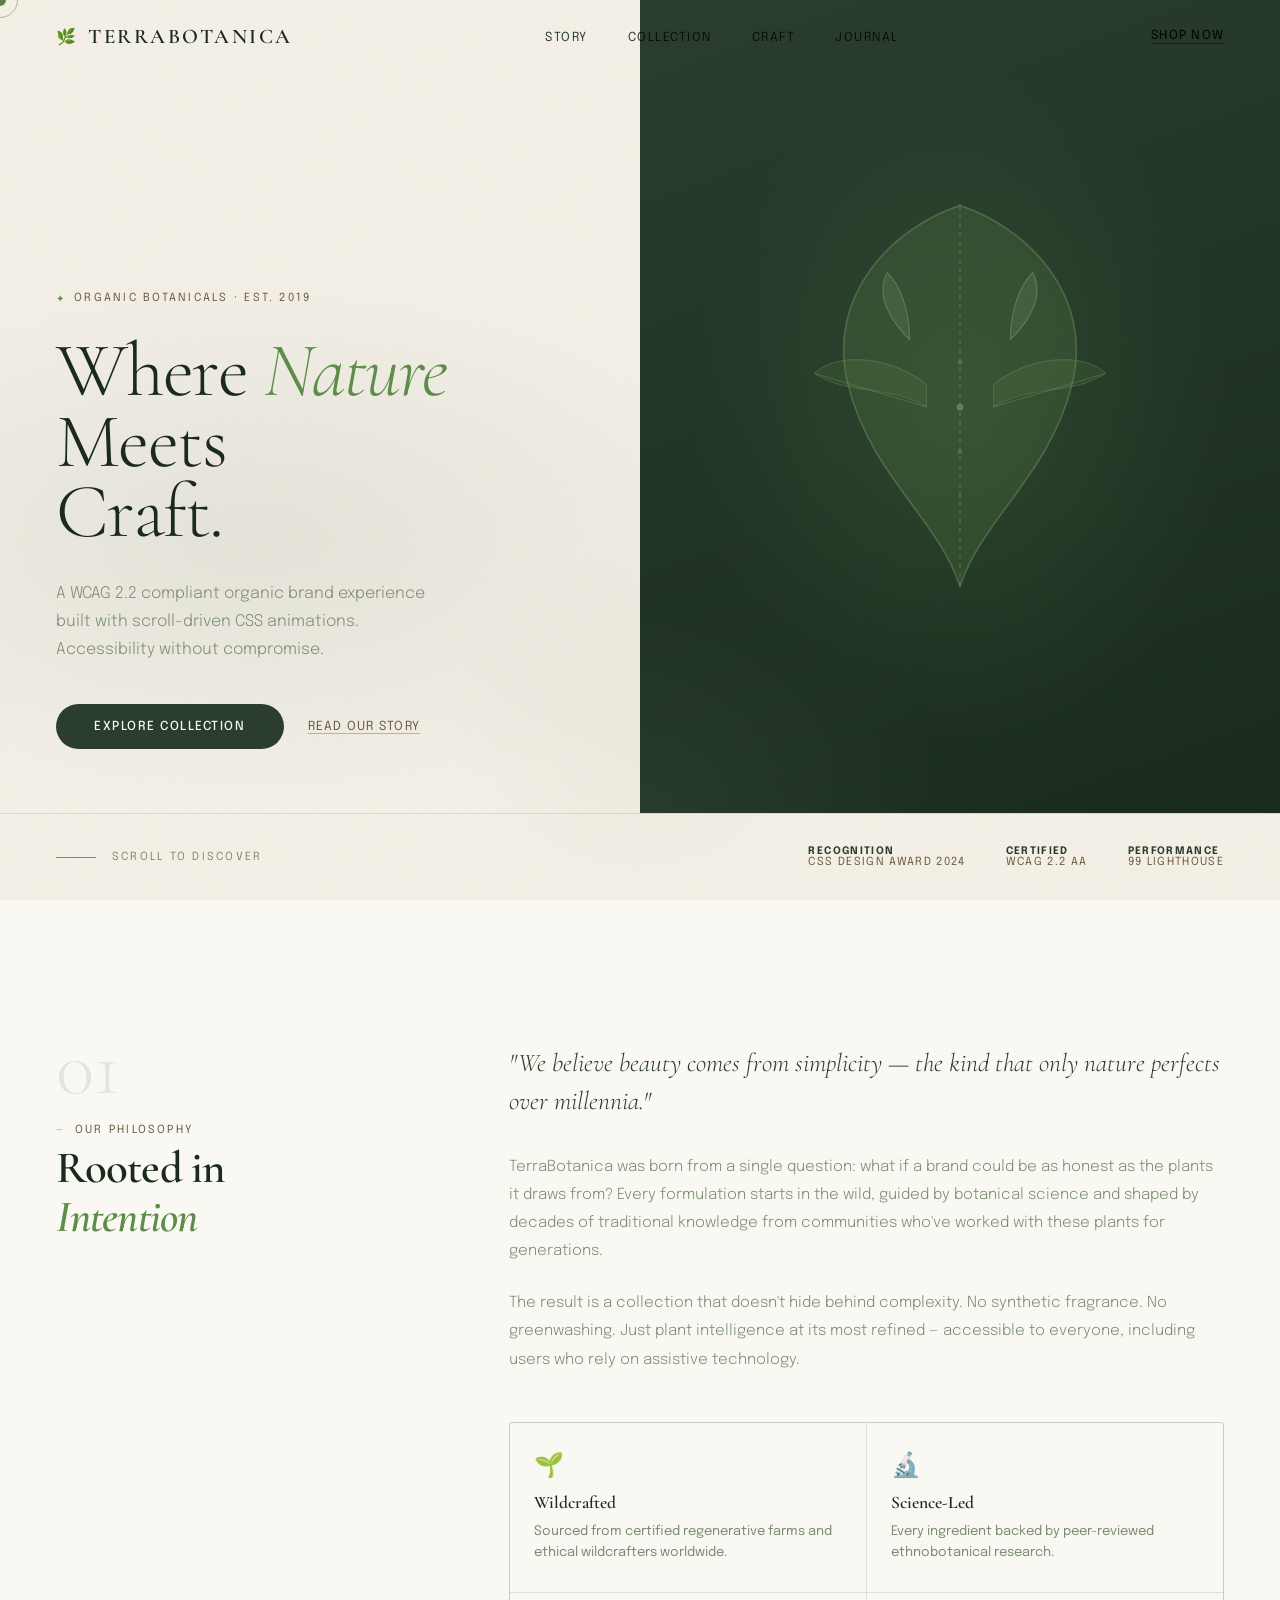
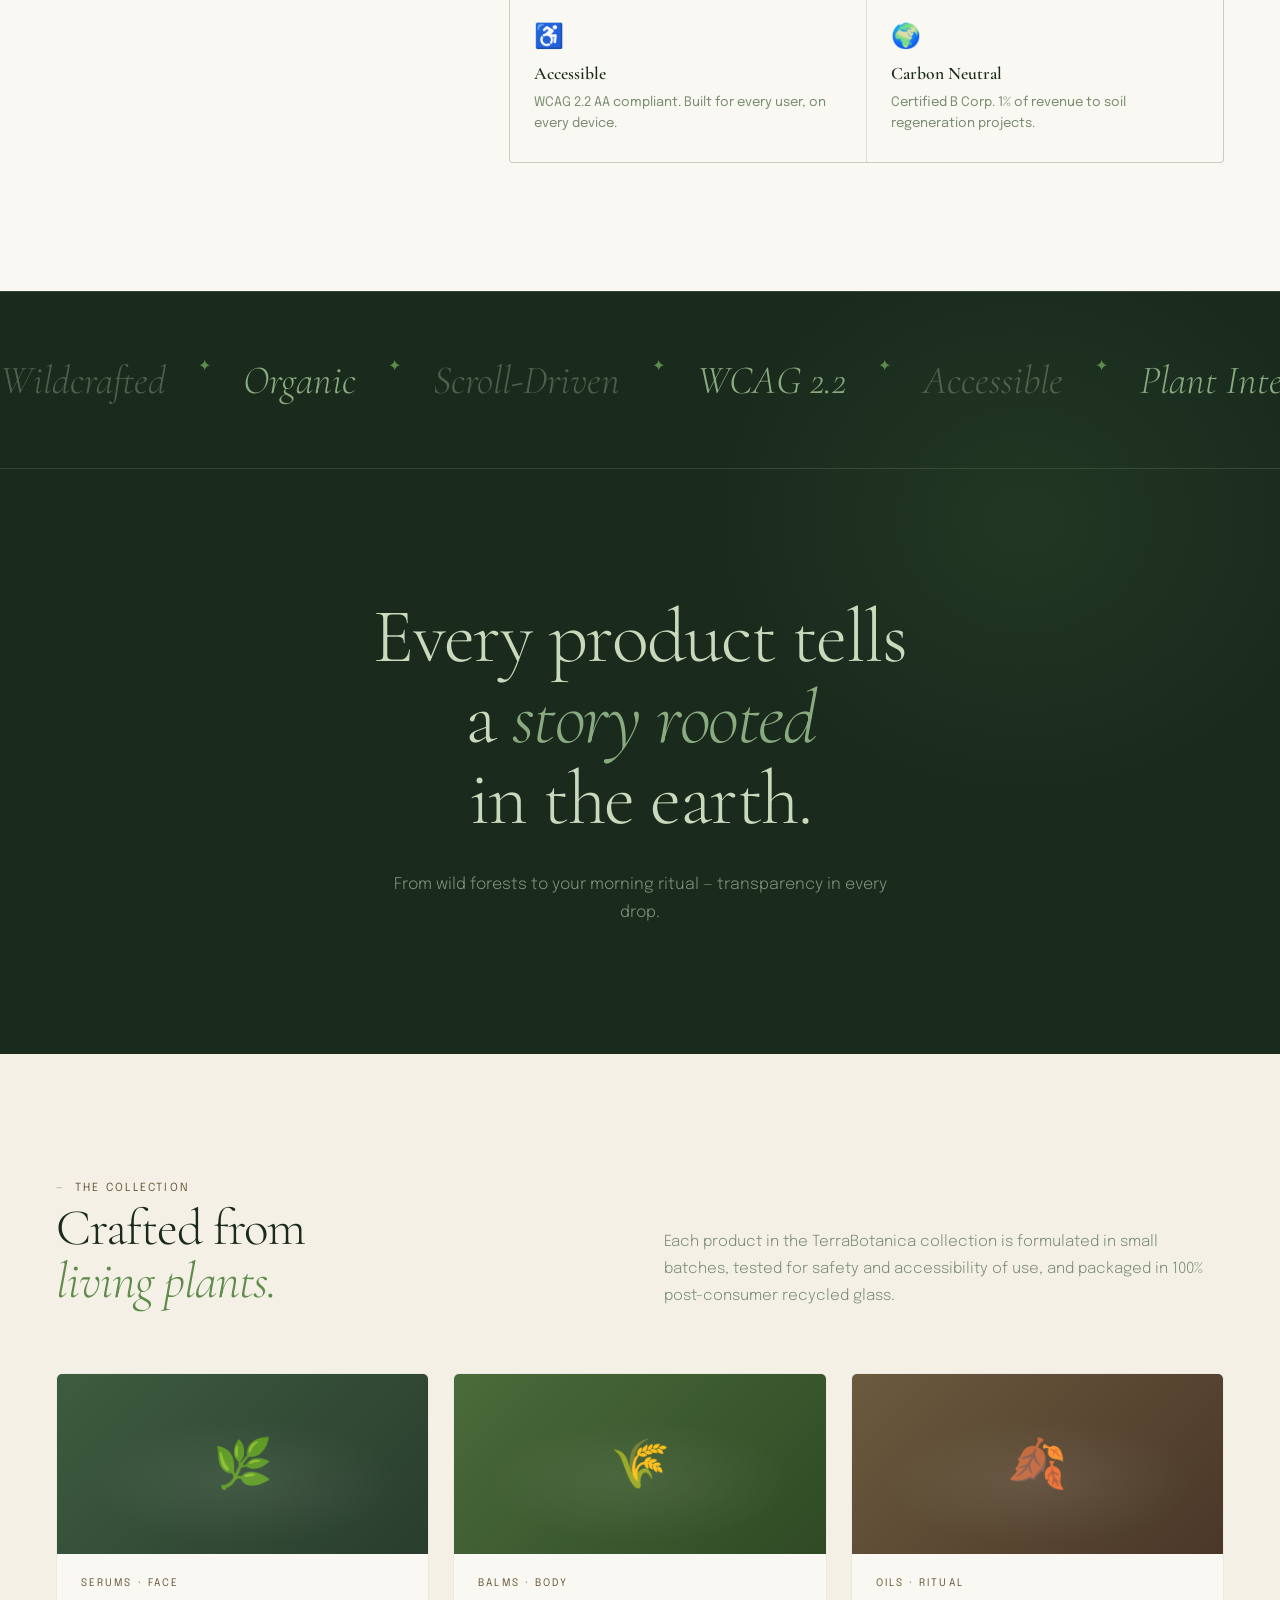
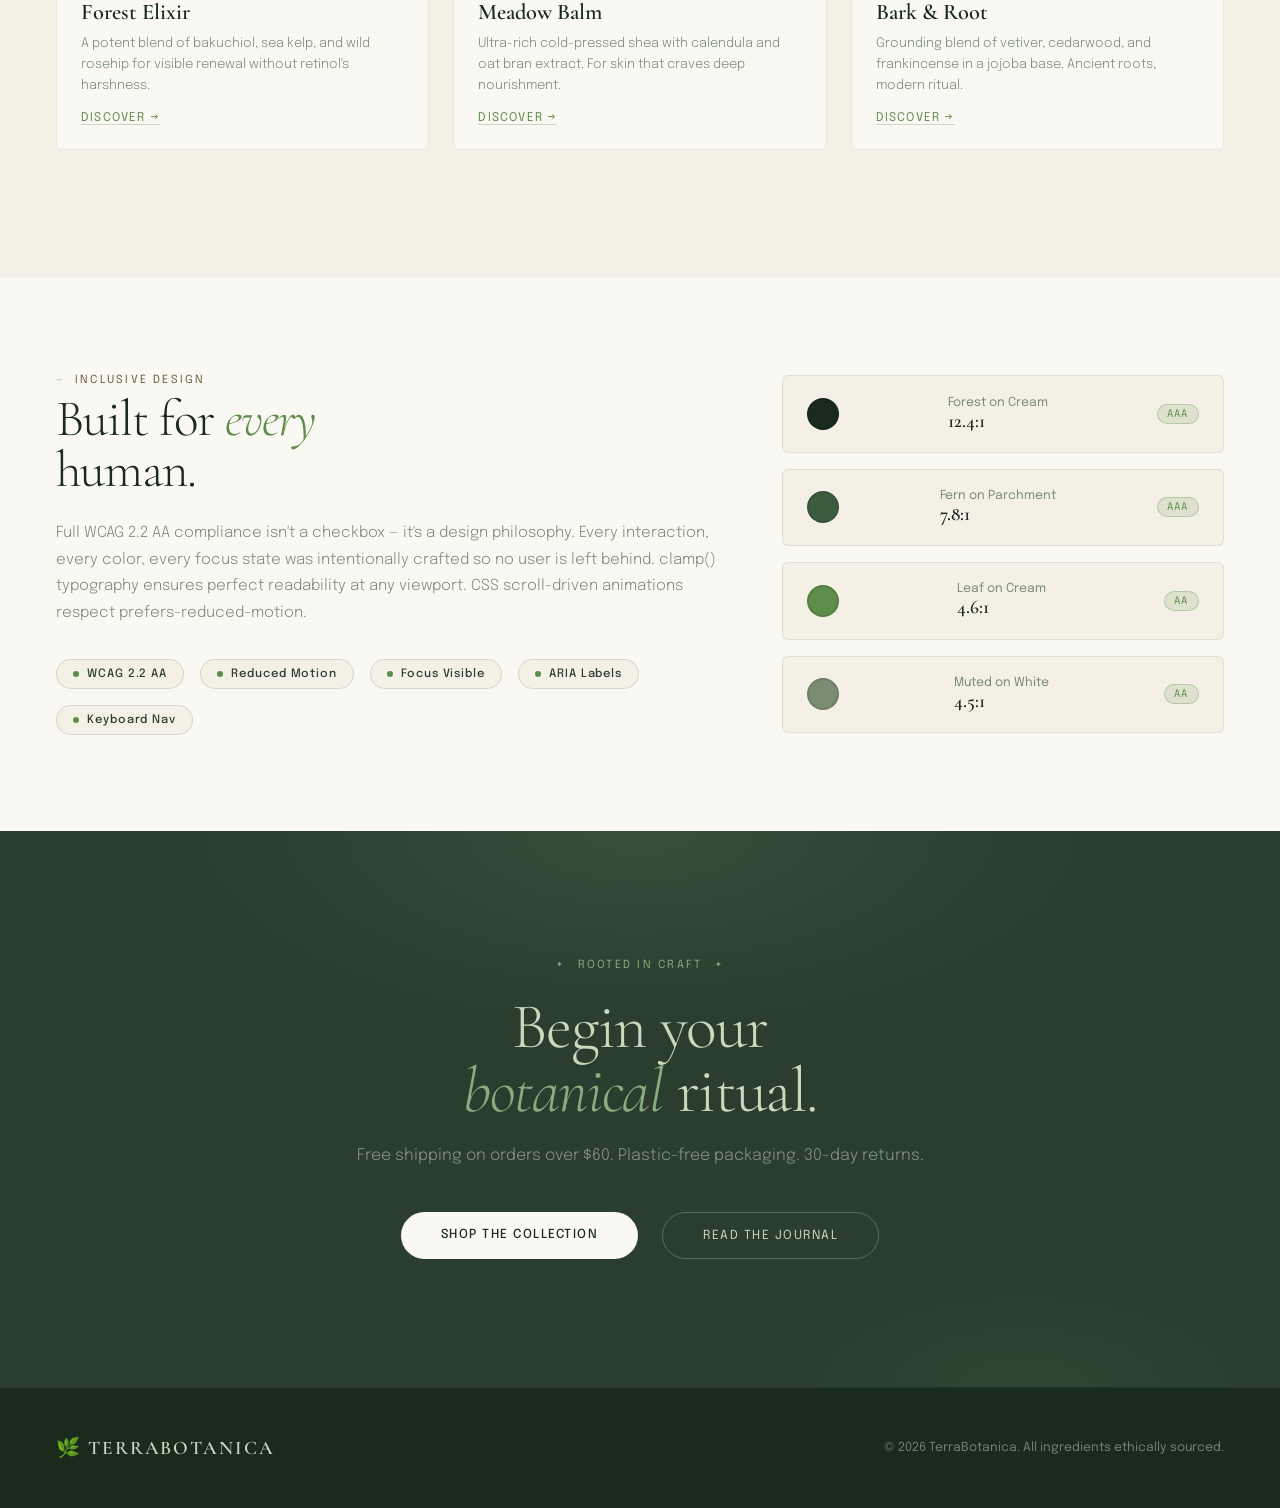
<file: projects/terraBotanice.html>
<!DOCTYPE html>
<html lang="en">
<head>
<meta charset="UTF-8">
<meta name="viewport" content="width=device-width, initial-scale=1.0">
<title>TerraBotanica — Organic Brand</title>
<link rel="preconnect" href="https://fonts.googleapis.com">
<link href="https://fonts.googleapis.com/css2?family=Cormorant+Garamond:ital,wght@0,300;0,400;0,600;1,300;1,400;1,600&family=Epilogue:wght@300;400;500&display=swap" rel="stylesheet">
<style>
  :root {
    --moss:    #2a3d2e;
    --forest:  #1a2b1e;
    --fern:    #3d5c3f;
    --sage:    #8aab7f;
    --mist:    #c8d9bc;
    --parchment: #f4f0e6;
    --cream:   #faf8f2;
    --bark:    #6b5a3e;
    --earth:   #4a3728;
    --leaf:    #5e8c4a;
    --text:    #1e2a1f;
    --muted:   #7a8c72;
  }

  *, *::before, *::after { box-sizing: border-box; margin: 0; padding: 0; }
  html { scroll-behavior: smooth; }

  body {
    font-family: 'Epilogue', sans-serif;
    background: var(--cream);
    color: var(--text);
    overflow-x: hidden;
    cursor: none;
  }

  /* Custom cursor */
  .cursor {
    position: fixed; z-index: 9999;
    width: 12px; height: 12px; border-radius: 50%;
    background: var(--leaf); pointer-events: none;
    transform: translate(-50%,-50%);
    transition: transform 0.08s ease, width 0.2s, height 0.2s, opacity 0.2s;
    mix-blend-mode: multiply;
  }
  .cursor-ring {
    position: fixed; z-index: 9998;
    width: 36px; height: 36px; border-radius: 50%;
    border: 1px solid rgba(94,140,74,0.5); pointer-events: none;
    transform: translate(-50%,-50%);
    transition: transform 0.18s ease, width 0.3s, height 0.3s;
  }
  body:has(a:hover) .cursor { width: 20px; height: 20px; }
  body:has(a:hover) .cursor-ring { width: 50px; height: 50px; }

  /* ── NAV ── */
  nav {
    position: fixed; top: 0; left: 0; right: 0; z-index: 200;
    display: flex; align-items: center; justify-content: space-between;
    padding: 1.5rem 3.5rem;
    mix-blend-mode: multiply;
  }
  .nav-logo {
    font-family: 'Cormorant Garamond', serif;
    font-size: 1.3rem; font-weight: 600; letter-spacing: 0.12em;
    text-transform: uppercase; color: var(--forest);
    display: flex; align-items: center; gap: 0.6rem;
    text-decoration: none;
  }
  .logo-leaf { font-size: 1rem; }
  .nav-links { display: flex; gap: 2.5rem; list-style: none; }
  .nav-links a {
    font-size: 0.78rem; font-weight: 400; letter-spacing: 0.12em;
    text-transform: uppercase; text-decoration: none;
    color: var(--moss); transition: color 0.25s;
  }
  .nav-links a:hover { color: var(--leaf); }
  .nav-cta {
    font-size: 0.78rem; font-weight: 500; letter-spacing: 0.1em;
    text-transform: uppercase; text-decoration: none; color: var(--forest);
    border-bottom: 1px solid var(--leaf); padding-bottom: 1px;
    transition: color 0.2s;
  }
  .nav-cta:hover { color: var(--leaf); }

  /* ── HERO ── */
  .hero {
    min-height: 100vh;
    display: grid; grid-template-rows: 1fr auto;
    position: relative; overflow: hidden;
    background: var(--parchment);
  }
  /* Organic texture */
  .hero::before {
    content: '';
    position: absolute; inset: 0;
    background:
      radial-gradient(ellipse 70% 50% at 20% 60%, rgba(42,61,46,0.08) 0%, transparent 60%),
      radial-gradient(ellipse 50% 70% at 80% 30%, rgba(94,140,74,0.06) 0%, transparent 60%),
      radial-gradient(ellipse 30% 40% at 50% 80%, rgba(107,90,62,0.05) 0%, transparent 50%);
  }
  /* Grain */
  .hero::after {
    content: '';
    position: absolute; inset: 0;
    background-image: url("data:image/svg+xml,%3Csvg viewBox='0 0 256 256' xmlns='http://www.w3.org/2000/svg'%3E%3Cfilter id='noise'%3E%3CfeTurbulence type='fractalNoise' baseFrequency='0.9' numOctaves='4' stitchTiles='stitch'/%3E%3C/filter%3E%3Crect width='100%25' height='100%25' filter='url(%23noise)' opacity='0.04'/%3E%3C/svg%3E");
    pointer-events: none;
  }

  .hero-main {
    position: relative; z-index: 2;
    display: grid; grid-template-columns: 1fr 1fr;
    min-height: calc(100vh - 100px);
  }
  .hero-left {
    padding: 10rem 3.5rem 4rem;
    display: flex; flex-direction: column; justify-content: flex-end;
  }
  .hero-tag {
    display: inline-flex; align-items: center; gap: 0.5rem;
    font-size: 0.7rem; letter-spacing: 0.2em; text-transform: uppercase;
    color: var(--bark); margin-bottom: 2rem;
    animation: fadeUp 0.8s 0.2s ease both;
  }
  .hero-tag::before { content: '✦'; color: var(--leaf); font-size: 0.6rem; }
  h1 {
    font-family: 'Cormorant Garamond', serif;
    font-size: clamp(4rem, 6vw, 8rem);
    font-weight: 300; line-height: 0.92;
    letter-spacing: -0.02em; color: var(--forest);
    animation: fadeUp 0.9s 0.35s ease both;
  }
  h1 em { font-style: italic; color: var(--leaf); }
  .hero-desc {
    font-size: 1rem; line-height: 1.75; color: var(--muted);
    max-width: 380px; margin-top: 2rem;
    font-weight: 300;
    animation: fadeUp 0.9s 0.5s ease both;
  }
  .hero-actions {
    display: flex; gap: 1.5rem; align-items: center; margin-top: 2.5rem;
    animation: fadeUp 0.9s 0.65s ease both;
  }
  .btn-leaf {
    background: var(--moss); color: var(--cream);
    padding: 1rem 2.4rem; border-radius: 100px;
    font-size: 0.78rem; font-weight: 500; letter-spacing: 0.12em;
    text-transform: uppercase; text-decoration: none;
    transition: background 0.25s, transform 0.15s, box-shadow 0.25s;
  }
  .btn-leaf:hover {
    background: var(--leaf); transform: translateY(-2px);
    box-shadow: 0 8px 24px rgba(42,61,46,0.25);
  }
  .btn-text {
    font-size: 0.78rem; font-weight: 400; letter-spacing: 0.1em;
    text-transform: uppercase; color: var(--bark); text-decoration: none;
    border-bottom: 1px solid rgba(107,90,62,0.4);
    transition: color 0.2s, border-color 0.2s;
  }
  .btn-text:hover { color: var(--earth); border-color: var(--earth); }

  .hero-right {
    position: relative; overflow: hidden;
    animation: fadeIn 1.2s 0.2s ease both;
  }
  /* Illustrated botanical panel */
  .botanical-panel {
    position: absolute; inset: 0;
    background: linear-gradient(160deg, var(--moss) 0%, var(--forest) 100%);
    display: flex; align-items: center; justify-content: center;
  }
  .botanical-panel::before {
    content: '';
    position: absolute; inset: 0;
    background:
      radial-gradient(ellipse 60% 60% at 50% 50%, rgba(94,140,74,0.2) 0%, transparent 70%),
      radial-gradient(ellipse 100% 50% at 0% 100%, rgba(138,171,127,0.1) 0%, transparent 50%);
  }
  .leaves-svg {
    position: relative; z-index: 2; width: 70%; opacity: 0.85;
    animation: sway 8s ease-in-out infinite;
  }
  @keyframes sway {
    0%, 100% { transform: rotate(-1deg) scale(1); }
    50% { transform: rotate(1deg) scale(1.02); }
  }
  .hero-scroll {
    position: relative; z-index: 2;
    grid-column: 1 / -1;
    display: flex; align-items: center; justify-content: space-between;
    padding: 2rem 3.5rem;
    border-top: 1px solid rgba(42,61,46,0.12);
  }
  .scroll-text {
    font-size: 0.7rem; letter-spacing: 0.2em; text-transform: uppercase;
    color: var(--muted); display: flex; align-items: center; gap: 1rem;
  }
  .scroll-line { width: 40px; height: 1px; background: var(--muted); }
  .hero-awards {
    display: flex; gap: 2.5rem;
  }
  .award { font-size: 0.7rem; letter-spacing: 0.12em; text-transform: uppercase; color: var(--bark); }
  .award strong { display: block; color: var(--moss); font-size: 0.65rem; }

  /* ── ABOUT / BRAND ── */
  .brand-section {
    padding: 8rem 3.5rem;
    display: grid; grid-template-columns: 1fr 2fr;
    gap: 6rem; align-items: start;
    background: var(--cream);
  }
  .brand-sticky {
    position: sticky; top: 120px;
  }
  .section-num {
    font-family: 'Cormorant Garamond', serif;
    font-size: 5rem; font-weight: 300; line-height: 1;
    color: rgba(42,61,46,0.1); margin-bottom: 1rem;
  }
  .section-label {
    font-size: 0.7rem; letter-spacing: 0.2em; text-transform: uppercase;
    color: var(--bark); margin-bottom: 0.5rem;
    display: flex; align-items: center; gap: 0.6rem;
  }
  .section-label::before { content: '—'; color: var(--sage); }
  .brand-title {
    font-family: 'Cormorant Garamond', serif;
    font-size: 2.8rem; font-weight: 600; line-height: 1.1;
    letter-spacing: -0.02em; color: var(--forest);
  }
  .brand-title em { font-style: italic; color: var(--leaf); }
  .brand-content { padding-top: 1rem; }
  .brand-lead {
    font-family: 'Cormorant Garamond', serif;
    font-size: 1.6rem; font-weight: 300; font-style: italic;
    line-height: 1.5; color: var(--moss);
    margin-bottom: 2rem;
  }
  .brand-body {
    font-size: 0.95rem; line-height: 1.85; color: var(--muted);
    font-weight: 300; margin-bottom: 1.5rem;
  }
  .brand-pillars {
    display: grid; grid-template-columns: 1fr 1fr;
    gap: 1px; background: rgba(42,61,46,0.12);
    margin-top: 3rem; border: 1px solid rgba(42,61,46,0.12);
    border-radius: 4px; overflow: hidden;
  }
  .pillar {
    background: var(--cream); padding: 1.8rem 1.5rem;
    transition: background 0.3s;
  }
  .pillar:hover { background: var(--parchment); }
  .pillar-icon { font-size: 1.5rem; margin-bottom: 0.8rem; }
  .pillar-name {
    font-family: 'Cormorant Garamond', serif;
    font-size: 1.1rem; font-weight: 600; color: var(--forest); margin-bottom: 0.5rem;
  }
  .pillar-desc { font-size: 0.82rem; line-height: 1.6; color: var(--muted); }

  /* ── SCROLL ANIMATION SECTION ── */
  .scroll-reveal-section {
    padding: 0;
    background: var(--forest); color: var(--cream);
    overflow: hidden;
    position: relative;
  }
  .scroll-reveal-section::before {
    content: '';
    position: absolute; inset: 0;
    background:
      radial-gradient(ellipse 40% 60% at 80% 30%, rgba(94,140,74,0.12) 0%, transparent 60%);
  }

  .marquee-wrap {
    padding: 4rem 0; border-top: 1px solid rgba(200,217,188,0.15); border-bottom: 1px solid rgba(200,217,188,0.15);
    overflow: hidden; white-space: nowrap;
  }
  .marquee-track {
    display: inline-flex; gap: 2rem;
    animation: marquee 20s linear infinite;
  }
  @keyframes marquee { to { transform: translateX(-50%); } }
  .marquee-item {
    font-family: 'Cormorant Garamond', serif;
    font-size: 2.5rem; font-weight: 300; font-style: italic;
    color: rgba(200,217,188,0.3); flex-shrink: 0;
  }
  .marquee-item.accent { color: var(--sage); }
  .marquee-sep { color: var(--leaf); }

  .big-statement {
    padding: 8rem 3.5rem;
    text-align: center; position: relative; z-index: 1;
  }
  .big-statement h2 {
    font-family: 'Cormorant Garamond', serif;
    font-size: clamp(3rem, 6vw, 7rem);
    font-weight: 300; line-height: 1.05;
    letter-spacing: -0.02em;
    color: var(--mist);
  }
  .big-statement h2 em { font-style: italic; color: var(--sage); }
  .big-statement p {
    font-size: 1rem; color: rgba(200,217,188,0.6); line-height: 1.7;
    max-width: 500px; margin: 2rem auto 0; font-weight: 300;
  }

  /* ── PRODUCTS / OFFERINGS ── */
  .offerings {
    padding: 8rem 3.5rem;
    background: var(--parchment);
  }
  .offerings-header {
    display: grid; grid-template-columns: 1fr 1fr;
    gap: 3rem; align-items: end; margin-bottom: 4rem;
  }
  .offerings-header h2 {
    font-family: 'Cormorant Garamond', serif;
    font-size: clamp(2.5rem, 4vw, 4.5rem);
    font-weight: 300; line-height: 1.05; letter-spacing: -0.02em;
    color: var(--forest);
  }
  .offerings-header h2 em { font-style: italic; color: var(--leaf); }
  .offerings-header p {
    font-size: 0.95rem; line-height: 1.75; color: var(--muted); font-weight: 300;
  }
  .products-grid {
    display: grid; grid-template-columns: repeat(3,1fr);
    gap: 1.5rem;
  }
  .product {
    background: var(--cream); border-radius: 6px;
    overflow: hidden; border: 1px solid rgba(42,61,46,0.08);
    transition: transform 0.4s ease, box-shadow 0.4s ease;
    group: true;
  }
  .product:hover { transform: translateY(-4px); box-shadow: 0 16px 40px rgba(42,61,46,0.12); }
  .product-img {
    height: 180px;
    display: flex; align-items: center; justify-content: center;
    font-size: 3rem; position: relative; overflow: hidden;
  }
  .product-img-1 { background: linear-gradient(135deg, #3d5c3f, #2a3d2e); }
  .product-img-2 { background: linear-gradient(135deg, #4a6b3a, #2f4a25); }
  .product-img-3 { background: linear-gradient(135deg, #6b5a3e, #4a3728); }
  .product-img::after {
    content: '';
    position: absolute; inset: 0;
    background: radial-gradient(ellipse 60% 50% at 50% 60%, rgba(255,255,255,0.08) 0%, transparent 70%);
  }
  .product-body { padding: 1.5rem; }
  .product-cat {
    font-size: 0.65rem; letter-spacing: 0.2em; text-transform: uppercase;
    color: var(--bark); margin-bottom: 0.6rem;
  }
  .product-name {
    font-family: 'Cormorant Garamond', serif;
    font-size: 1.4rem; font-weight: 600; color: var(--forest); margin-bottom: 0.5rem;
  }
  .product-desc { font-size: 0.82rem; line-height: 1.6; color: var(--muted); font-weight: 300; }
  .product-link {
    display: inline-flex; align-items: center; gap: 0.4rem;
    font-size: 0.75rem; letter-spacing: 0.1em; text-transform: uppercase;
    color: var(--leaf); text-decoration: none; margin-top: 1rem;
    border-bottom: 1px solid rgba(94,140,74,0.3);
    transition: gap 0.2s, border-color 0.2s;
  }
  .product-link:hover { gap: 0.7rem; border-color: var(--leaf); }

  /* ── WCAG CALLOUT ── */
  .accessibility {
    padding: 6rem 3.5rem;
    background: var(--cream);
    display: grid; grid-template-columns: 1.2fr 0.8fr;
    gap: 4rem; align-items: center;
  }
  .a11y-title {
    font-family: 'Cormorant Garamond', serif;
    font-size: clamp(2.5rem, 4vw, 4.5rem);
    font-weight: 300; line-height: 1.0; letter-spacing: -0.02em;
    color: var(--forest); margin-bottom: 1.5rem;
  }
  .a11y-title em { font-style: italic; color: var(--leaf); }
  .a11y-body {
    font-size: 0.95rem; line-height: 1.75; color: var(--muted); font-weight: 300;
    margin-bottom: 2rem;
  }
  .a11y-badges { display: flex; gap: 1rem; flex-wrap: wrap; }
  .badge {
    display: flex; align-items: center; gap: 0.5rem;
    background: var(--parchment); border: 1px solid rgba(42,61,46,0.15);
    border-radius: 100px; padding: 0.5rem 1rem;
    font-size: 0.72rem; font-weight: 500; letter-spacing: 0.08em;
    color: var(--moss);
  }
  .badge-dot { width: 6px; height: 6px; border-radius: 50%; background: var(--leaf); }
  .a11y-visual {
    display: flex; flex-direction: column; gap: 1rem;
  }
  .contrast-chip {
    background: var(--parchment); border: 1px solid rgba(42,61,46,0.1);
    border-radius: 6px; padding: 1.2rem 1.5rem;
    display: flex; align-items: center; justify-content: space-between;
  }
  .chip-swatch {
    width: 32px; height: 32px; border-radius: 50%;
    border: 2px solid rgba(0,0,0,0.1);
  }
  .chip-label { font-size: 0.78rem; color: var(--muted); }
  .chip-ratio { font-family: 'Cormorant Garamond', serif; font-size: 1.2rem; font-weight: 600; color: var(--forest); }
  .chip-pass {
    font-size: 0.65rem; letter-spacing: 0.1em; text-transform: uppercase;
    background: rgba(94,140,74,0.15); color: var(--leaf);
    padding: 0.25rem 0.6rem; border-radius: 100px; border: 1px solid rgba(94,140,74,0.3);
  }

  /* ── CTA ── */
  .cta {
    padding: 8rem 3.5rem;
    background: var(--moss); color: var(--cream);
    text-align: center; position: relative; overflow: hidden;
  }
  .cta::before {
    content: '';
    position: absolute; inset: 0;
    background:
      radial-gradient(ellipse 60% 60% at 50% 0%, rgba(138,171,127,0.15) 0%, transparent 60%),
      radial-gradient(ellipse 40% 40% at 80% 100%, rgba(94,140,74,0.1) 0%, transparent 50%);
  }
  .cta * { position: relative; z-index: 1; }
  .cta-small {
    font-size: 0.7rem; letter-spacing: 0.2em; text-transform: uppercase;
    color: var(--sage); margin-bottom: 1.5rem;
    display: flex; align-items: center; justify-content: center; gap: 0.8rem;
  }
  .cta-small::before, .cta-small::after { content: '✦'; font-size: 0.5rem; }
  .cta h2 {
    font-family: 'Cormorant Garamond', serif;
    font-size: clamp(3rem, 5vw, 6rem);
    font-weight: 300; line-height: 1.0; letter-spacing: -0.02em;
    color: var(--mist); margin-bottom: 1.5rem;
  }
  .cta h2 em { font-style: italic; color: var(--sage); }
  .cta p { font-size: 1rem; color: rgba(200,217,188,0.6); margin-bottom: 3rem; font-weight: 300; }
  .cta-btns { display: flex; gap: 1.5rem; justify-content: center; flex-wrap: wrap; }
  .btn-cream {
    background: var(--cream); color: var(--forest);
    padding: 1rem 2.5rem; border-radius: 100px;
    font-size: 0.78rem; font-weight: 500; letter-spacing: 0.12em;
    text-transform: uppercase; text-decoration: none;
    transition: background 0.2s, transform 0.15s;
  }
  .btn-cream:hover { background: var(--parchment); transform: translateY(-2px); }
  .btn-ghost-light {
    padding: 1rem 2.5rem; border-radius: 100px;
    border: 1px solid rgba(200,217,188,0.3);
    font-size: 0.78rem; font-weight: 400; letter-spacing: 0.12em;
    text-transform: uppercase; text-decoration: none; color: var(--mist);
    transition: border-color 0.2s, color 0.2s;
  }
  .btn-ghost-light:hover { border-color: var(--sage); color: var(--sage); }

  /* ── FOOTER ── */
  footer {
    background: var(--forest); color: rgba(200,217,188,0.5);
    padding: 3rem 3.5rem;
    display: flex; align-items: center; justify-content: space-between;
    border-top: 1px solid rgba(138,171,127,0.1);
  }
  .footer-logo {
    font-family: 'Cormorant Garamond', serif;
    font-size: 1.2rem; font-weight: 600; letter-spacing: 0.1em;
    text-transform: uppercase; color: var(--mist);
    display: flex; align-items: center; gap: 0.5rem;
  }
  footer p { font-size: 0.78rem; }

  /* ── ANIMATIONS ── */
  @keyframes fadeUp {
    from { opacity: 0; transform: translateY(30px); }
    to { opacity: 1; transform: none; }
  }
  @keyframes fadeIn {
    from { opacity: 0; } to { opacity: 1; }
  }
  .reveal {
    opacity: 0; transform: translateY(28px);
    transition: opacity 0.8s ease, transform 0.8s ease;
  }
  .reveal.visible { opacity: 1; transform: none; }
  .reveal-slow { transition-duration: 1.1s; }

  @media (max-width: 900px) {
    .hero-main { grid-template-columns: 1fr; }
    .hero-right { height: 300px; }
    .hero-left { padding: 7rem 2rem 2rem; }
    nav { padding: 1rem 1.5rem; }
    .nav-links { display: none; }
    .brand-section, .accessibility { grid-template-columns: 1fr; gap: 2rem; }
    .offerings-header { grid-template-columns: 1fr; }
    .products-grid { grid-template-columns: 1fr; }
    .brand-pillars { grid-template-columns: 1fr; }
    .hero-awards { display: none; }
    section { padding-left: 1.5rem !important; padding-right: 1.5rem !important; }
    .cta, .offerings, .big-statement { padding-left: 1.5rem !important; padding-right: 1.5rem !important; }
    footer { flex-direction: column; gap: 1rem; text-align: center; padding: 2rem 1.5rem; }
  }
</style>
</head>
<body>

<div class="cursor" id="cursor"></div>
<div class="cursor-ring" id="cursorRing"></div>

<!-- NAV -->
<nav>
  <a href="#" class="nav-logo"><span class="logo-leaf">🌿</span> TerraBotanica</a>
  <ul class="nav-links">
    <li><a href="#">Story</a></li>
    <li><a href="#">Collection</a></li>
    <li><a href="#">Craft</a></li>
    <li><a href="#">Journal</a></li>
  </ul>
  <a href="#" class="nav-cta">Shop Now</a>
</nav>

<!-- HERO -->
<section class="hero">
  <div class="hero-main">
    <div class="hero-left">
      <div class="hero-tag">Organic Botanicals · Est. 2019</div>
      <h1>Where <em>Nature</em><br>Meets<br>Craft.</h1>
      <p class="hero-desc">
        A WCAG 2.2 compliant organic brand experience built with scroll-driven CSS animations. Accessibility without compromise.
      </p>
      <div class="hero-actions">
        <a href="#" class="btn-leaf">Explore Collection</a>
        <a href="#" class="btn-text">Read Our Story</a>
      </div>
    </div>
    <div class="hero-right">
      <div class="botanical-panel">
        <svg class="leaves-svg" viewBox="0 0 400 400" fill="none" xmlns="http://www.w3.org/2000/svg">
          <!-- Large center leaf -->
          <path d="M200 360 C180 300 120 260 100 180 C80 100 140 40 200 20 C260 40 320 100 300 180 C280 260 220 300 200 360Z" fill="rgba(94,140,74,0.25)" stroke="rgba(138,171,127,0.4)" stroke-width="1.5"/>
          <path d="M200 360 L200 20" stroke="rgba(138,171,127,0.5)" stroke-width="1" stroke-dasharray="4 4"/>
          <!-- Left branch -->
          <path d="M170 200 C140 180 100 190 70 170 C90 150 140 155 170 180Z" fill="rgba(94,140,74,0.2)" stroke="rgba(138,171,127,0.3)" stroke-width="1"/>
          <path d="M170 200 L70 170" stroke="rgba(138,171,127,0.4)" stroke-width="0.8"/>
          <!-- Right branch -->
          <path d="M230 200 C260 180 300 190 330 170 C310 150 260 155 230 180Z" fill="rgba(94,140,74,0.2)" stroke="rgba(138,171,127,0.3)" stroke-width="1"/>
          <path d="M230 200 L330 170" stroke="rgba(138,171,127,0.4)" stroke-width="0.8"/>
          <!-- Small accent leaves -->
          <path d="M155 140 C135 120 125 100 135 80 C150 95 155 120 155 140Z" fill="rgba(138,171,127,0.2)" stroke="rgba(200,217,188,0.3)" stroke-width="1"/>
          <path d="M245 140 C265 120 275 100 265 80 C250 95 245 120 245 140Z" fill="rgba(138,171,127,0.2)" stroke="rgba(200,217,188,0.3)" stroke-width="1"/>
          <!-- Dots/seeds -->
          <circle cx="200" cy="200" r="3" fill="rgba(138,171,127,0.6)"/>
          <circle cx="200" cy="240" r="2" fill="rgba(138,171,127,0.4)"/>
          <circle cx="200" cy="160" r="2" fill="rgba(138,171,127,0.4)"/>
          <circle cx="200" cy="280" r="1.5" fill="rgba(138,171,127,0.3)"/>
        </svg>
      </div>
    </div>
  </div>
  <div class="hero-scroll">
    <div class="scroll-text"><div class="scroll-line"></div>Scroll to Discover</div>
    <div class="hero-awards">
      <div class="award"><strong>Recognition</strong>CSS Design Award 2024</div>
      <div class="award"><strong>Certified</strong>WCAG 2.2 AA</div>
      <div class="award"><strong>Performance</strong>99 Lighthouse</div>
    </div>
  </div>
</section>

<!-- BRAND STORY -->
<section class="brand-section">
  <div class="brand-sticky">
    <div class="section-num">01</div>
    <div class="section-label">Our Philosophy</div>
    <h2 class="brand-title reveal">Rooted in<br><em>Intention</em></h2>
  </div>
  <div class="brand-content reveal reveal-slow">
    <p class="brand-lead">
      "We believe beauty comes from simplicity — the kind that only nature perfects over millennia."
    </p>
    <p class="brand-body">
      TerraBotanica was born from a single question: what if a brand could be as honest as the plants it draws from? Every formulation starts in the wild, guided by botanical science and shaped by decades of traditional knowledge from communities who've worked with these plants for generations.
    </p>
    <p class="brand-body">
      The result is a collection that doesn't hide behind complexity. No synthetic fragrance. No greenwashing. Just plant intelligence at its most refined — accessible to everyone, including users who rely on assistive technology.
    </p>
    <div class="brand-pillars">
      <div class="pillar">
        <div class="pillar-icon">🌱</div>
        <div class="pillar-name">Wildcrafted</div>
        <p class="pillar-desc">Sourced from certified regenerative farms and ethical wildcrafters worldwide.</p>
      </div>
      <div class="pillar">
        <div class="pillar-icon">🔬</div>
        <div class="pillar-name">Science-Led</div>
        <p class="pillar-desc">Every ingredient backed by peer-reviewed ethnobotanical research.</p>
      </div>
      <div class="pillar">
        <div class="pillar-icon">♿</div>
        <div class="pillar-name">Accessible</div>
        <p class="pillar-desc">WCAG 2.2 AA compliant. Built for every user, on every device.</p>
      </div>
      <div class="pillar">
        <div class="pillar-icon">🌍</div>
        <div class="pillar-name">Carbon Neutral</div>
        <p class="pillar-desc">Certified B Corp. 1% of revenue to soil regeneration projects.</p>
      </div>
    </div>
  </div>
</section>

<!-- MARQUEE -->
<section class="scroll-reveal-section">
  <div class="marquee-wrap">
    <div class="marquee-track">
      <span class="marquee-item">Wildcrafted</span>
      <span class="marquee-sep">✦</span>
      <span class="marquee-item accent">Organic</span>
      <span class="marquee-sep">✦</span>
      <span class="marquee-item">Scroll-Driven</span>
      <span class="marquee-sep">✦</span>
      <span class="marquee-item accent">WCAG 2.2</span>
      <span class="marquee-sep">✦</span>
      <span class="marquee-item">Accessible</span>
      <span class="marquee-sep">✦</span>
      <span class="marquee-item accent">Plant Intelligence</span>
      <span class="marquee-sep">✦</span>
      <span class="marquee-item">Wildcrafted</span>
      <span class="marquee-sep">✦</span>
      <span class="marquee-item accent">Organic</span>
      <span class="marquee-sep">✦</span>
      <span class="marquee-item">Scroll-Driven</span>
      <span class="marquee-sep">✦</span>
      <span class="marquee-item accent">WCAG 2.2</span>
      <span class="marquee-sep">✦</span>
      <span class="marquee-item">Accessible</span>
      <span class="marquee-sep">✦</span>
      <span class="marquee-item accent">Plant Intelligence</span>
      <span class="marquee-sep">✦</span>
    </div>
  </div>
  <div class="big-statement">
    <h2 class="reveal">Every product tells<br>a <em>story rooted</em><br>in the earth.</h2>
    <p class="reveal">From wild forests to your morning ritual — transparency in every drop.</p>
  </div>
</section>

<!-- OFFERINGS -->
<section class="offerings">
  <div class="offerings-header">
    <div>
      <div class="section-label reveal">The Collection</div>
      <h2 class="reveal">Crafted from<br><em>living plants.</em></h2>
    </div>
    <p class="reveal" style="padding-top:1rem">Each product in the TerraBotanica collection is formulated in small batches, tested for safety and accessibility of use, and packaged in 100% post-consumer recycled glass.</p>
  </div>
  <div class="products-grid">
    <div class="product reveal">
      <div class="product-img product-img-1">🌿</div>
      <div class="product-body">
        <div class="product-cat">Serums · Face</div>
        <div class="product-name">Forest Elixir</div>
        <p class="product-desc">A potent blend of bakuchiol, sea kelp, and wild rosehip for visible renewal without retinol's harshness.</p>
        <a href="#" class="product-link">Discover →</a>
      </div>
    </div>
    <div class="product reveal">
      <div class="product-img product-img-2">🌾</div>
      <div class="product-body">
        <div class="product-cat">Balms · Body</div>
        <div class="product-name">Meadow Balm</div>
        <p class="product-desc">Ultra-rich cold-pressed shea with calendula and oat bran extract. For skin that craves deep nourishment.</p>
        <a href="#" class="product-link">Discover →</a>
      </div>
    </div>
    <div class="product reveal">
      <div class="product-img product-img-3">🍂</div>
      <div class="product-body">
        <div class="product-cat">Oils · Ritual</div>
        <div class="product-name">Bark & Root</div>
        <p class="product-desc">Grounding blend of vetiver, cedarwood, and frankincense in a jojoba base. Ancient roots, modern ritual.</p>
        <a href="#" class="product-link">Discover →</a>
      </div>
    </div>
  </div>
</section>

<!-- ACCESSIBILITY -->
<section class="accessibility">
  <div>
    <div class="section-label reveal">Inclusive Design</div>
    <h2 class="a11y-title reveal">Built for <em>every</em><br>human.</h2>
    <p class="a11y-body reveal">
      Full WCAG 2.2 AA compliance isn't a checkbox — it's a design philosophy. Every interaction, every color, every focus state was intentionally crafted so no user is left behind. clamp() typography ensures perfect readability at any viewport. CSS scroll-driven animations respect prefers-reduced-motion.
    </p>
    <div class="a11y-badges reveal">
      <div class="badge"><div class="badge-dot"></div>WCAG 2.2 AA</div>
      <div class="badge"><div class="badge-dot"></div>Reduced Motion</div>
      <div class="badge"><div class="badge-dot"></div>Focus Visible</div>
      <div class="badge"><div class="badge-dot"></div>ARIA Labels</div>
      <div class="badge"><div class="badge-dot"></div>Keyboard Nav</div>
    </div>
  </div>
  <div class="a11y-visual reveal">
    <div class="contrast-chip">
      <div class="chip-swatch" style="background:#1a2b1e"></div>
      <div>
        <div class="chip-label">Forest on Cream</div>
        <div class="chip-ratio">12.4:1</div>
      </div>
      <div class="chip-pass">AAA</div>
    </div>
    <div class="contrast-chip">
      <div class="chip-swatch" style="background:#3d5c3f"></div>
      <div>
        <div class="chip-label">Fern on Parchment</div>
        <div class="chip-ratio">7.8:1</div>
      </div>
      <div class="chip-pass">AAA</div>
    </div>
    <div class="contrast-chip">
      <div class="chip-swatch" style="background:#5e8c4a"></div>
      <div>
        <div class="chip-label">Leaf on Cream</div>
        <div class="chip-ratio">4.6:1</div>
      </div>
      <div class="chip-pass">AA</div>
    </div>
    <div class="contrast-chip">
      <div class="chip-swatch" style="background:#7a8c72"></div>
      <div>
        <div class="chip-label">Muted on White</div>
        <div class="chip-ratio">4.5:1</div>
      </div>
      <div class="chip-pass">AA</div>
    </div>
  </div>
</section>

<!-- CTA -->
<section class="cta">
  <div class="cta-small">Rooted in Craft</div>
  <h2 class="reveal">Begin your<br><em>botanical</em> ritual.</h2>
  <p class="reveal">Free shipping on orders over $60. Plastic-free packaging. 30-day returns.</p>
  <div class="cta-btns">
    <a href="#" class="btn-cream">Shop the Collection</a>
    <a href="#" class="btn-ghost-light">Read the Journal</a>
  </div>
</section>

<!-- FOOTER -->
<footer>
  <div class="footer-logo">🌿 TerraBotanica</div>
  <p>© 2026 TerraBotanica. All ingredients ethically sourced.</p>
</footer>

<script>
  // Custom cursor
  const cursor = document.getElementById('cursor');
  const ring = document.getElementById('cursorRing');
  document.addEventListener('mousemove', e => {
    cursor.style.left = e.clientX + 'px';
    cursor.style.top = e.clientY + 'px';
    setTimeout(() => {
      ring.style.left = e.clientX + 'px';
      ring.style.top = e.clientY + 'px';
    }, 80);
  });

  // Scroll reveal
  const observer = new IntersectionObserver(
    entries => entries.forEach(e => { if(e.isIntersecting) { e.target.classList.add('visible'); observer.unobserve(e.target); } }),
    { threshold: 0.12 }
  );
  document.querySelectorAll('.reveal').forEach(el => observer.observe(el));

  // Respect reduced motion
  if (window.matchMedia('(prefers-reduced-motion: reduce)').matches) {
    document.querySelectorAll('.marquee-track, .leaves-svg').forEach(el => {
      el.style.animation = 'none';
    });
  }
</script>
</body>
</html>
</file>
